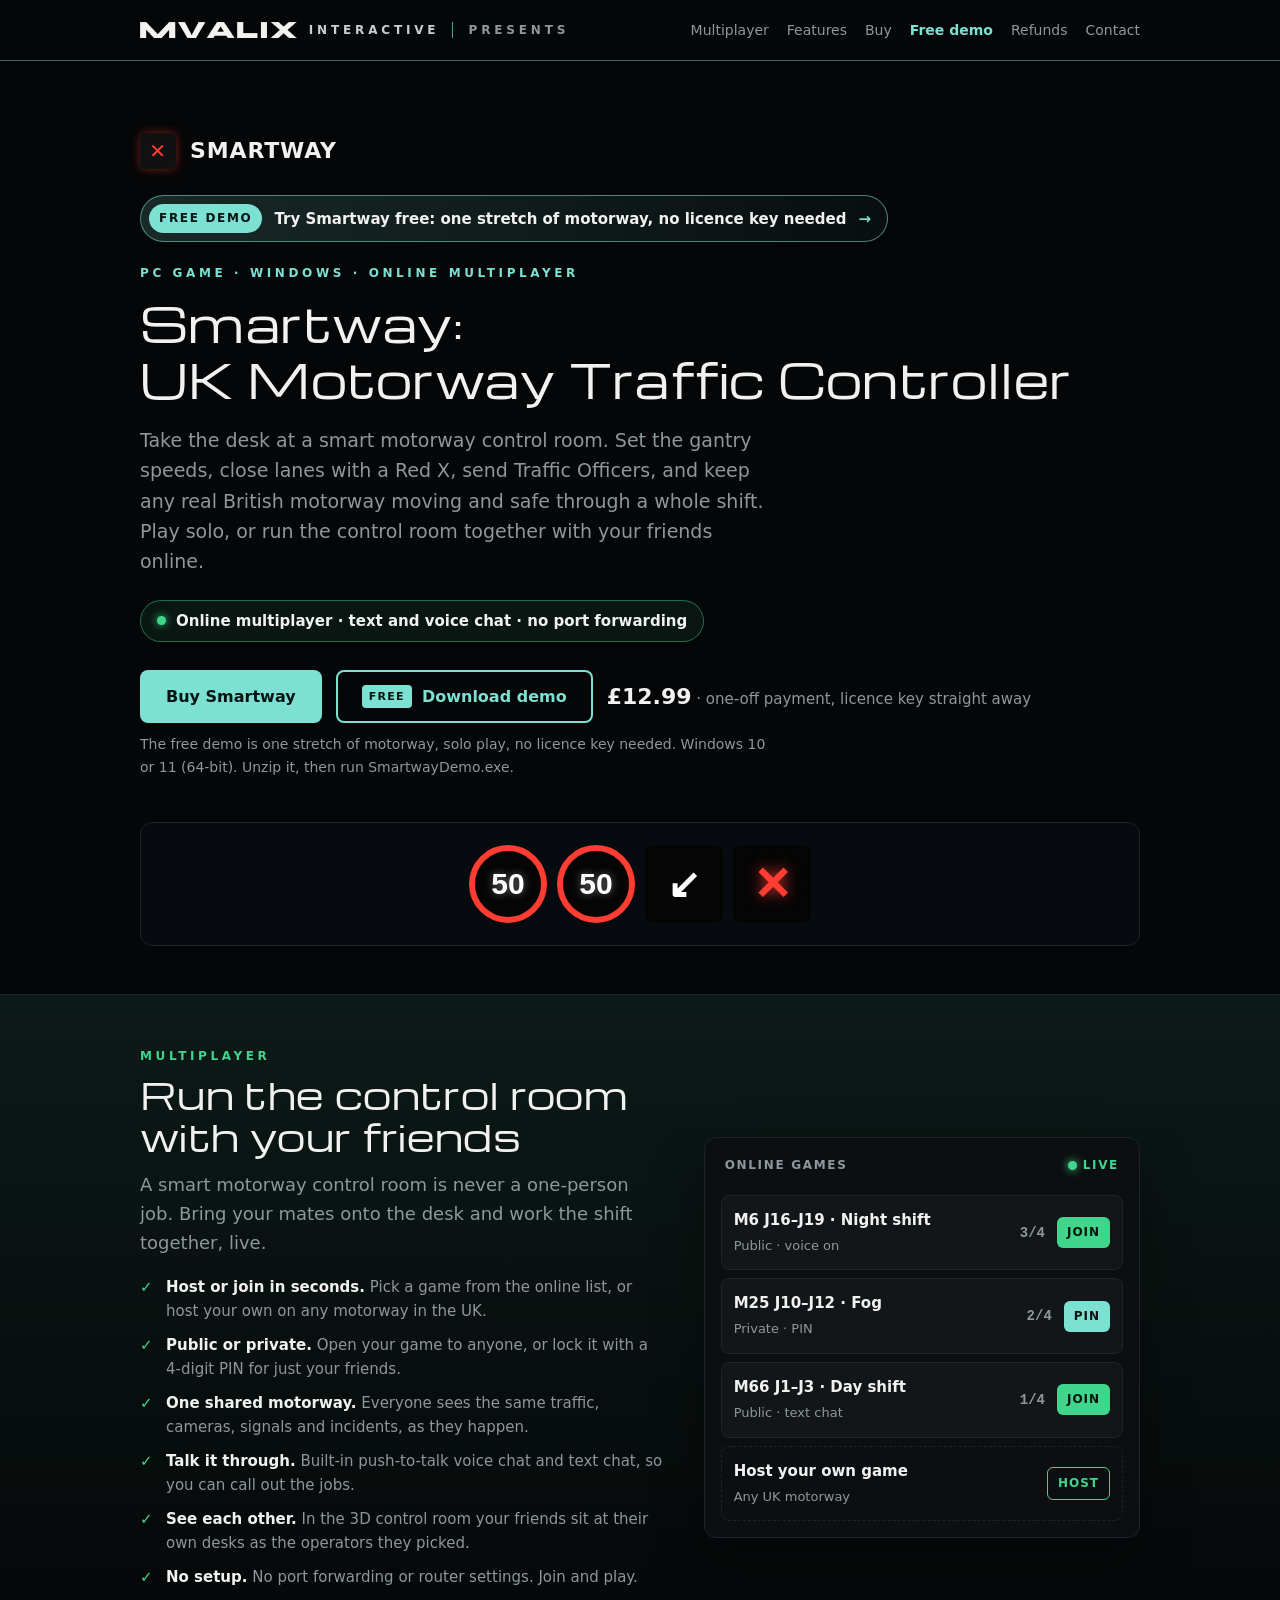
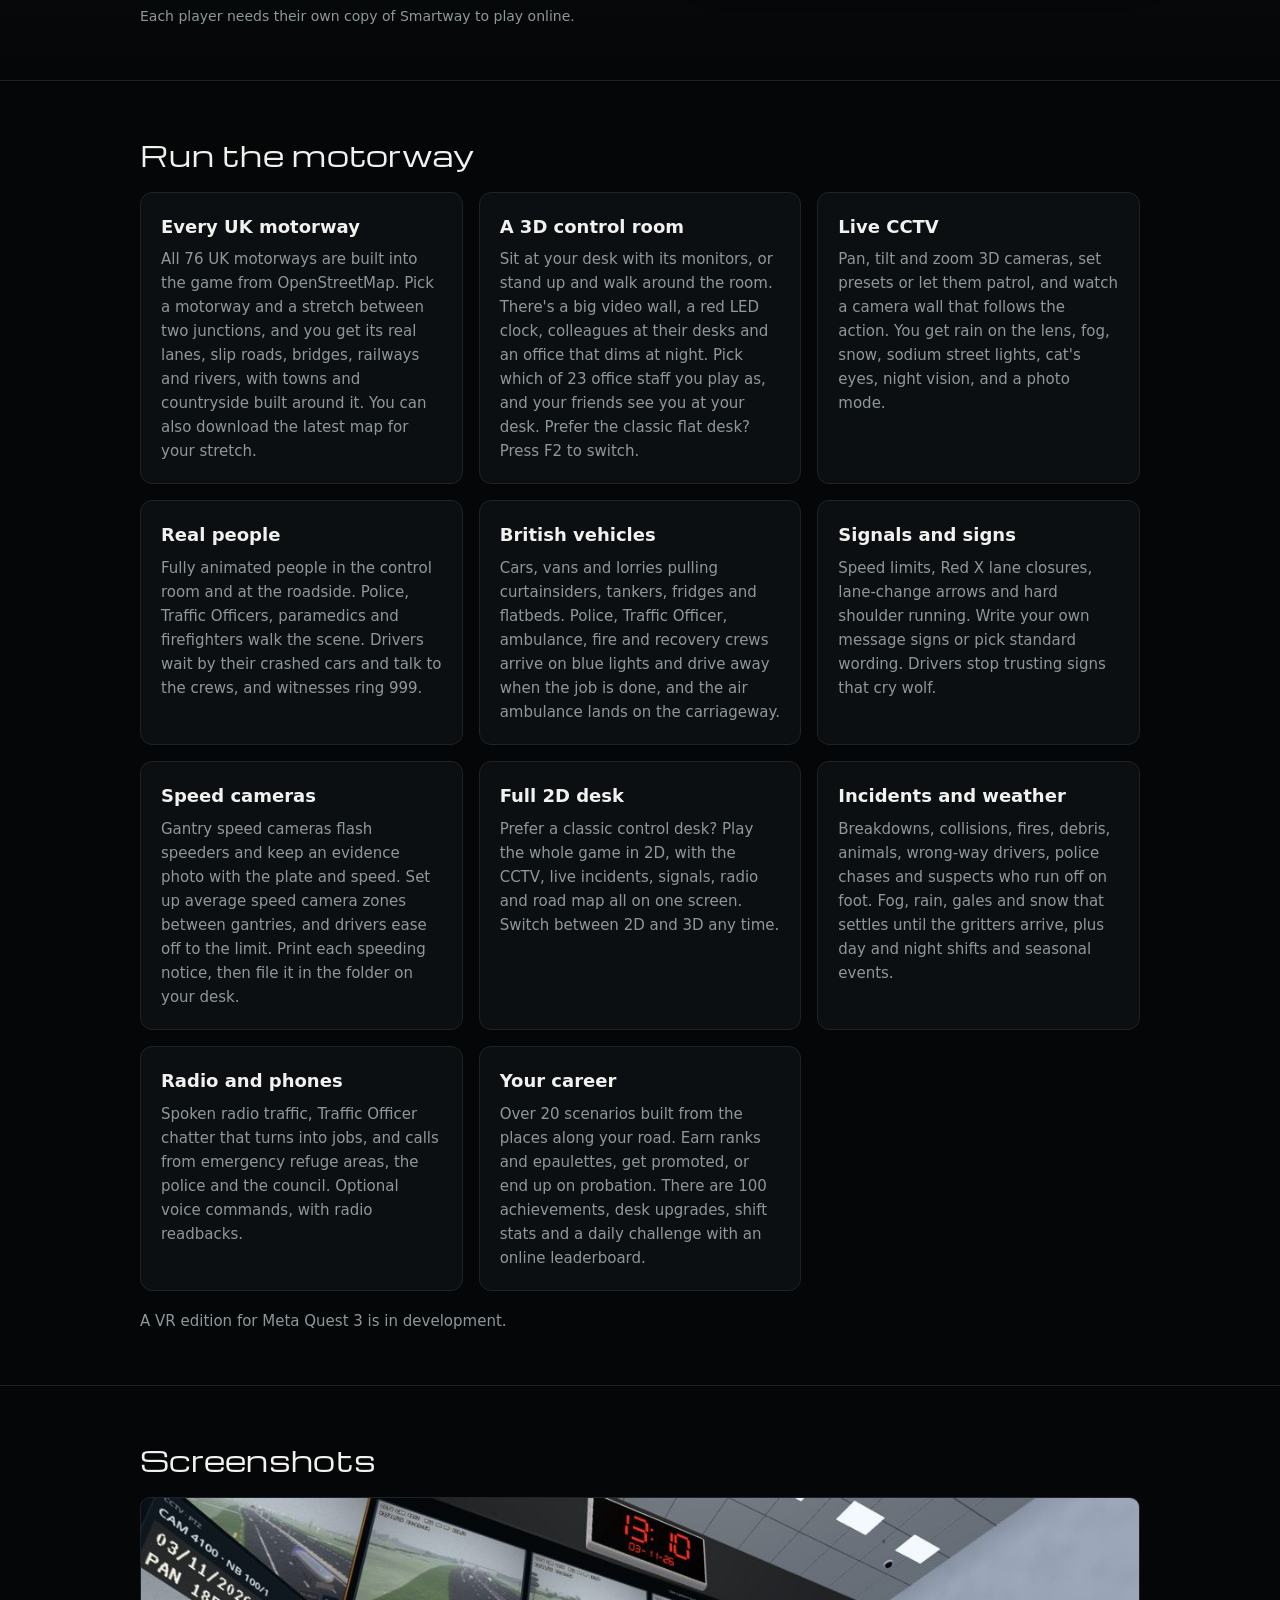
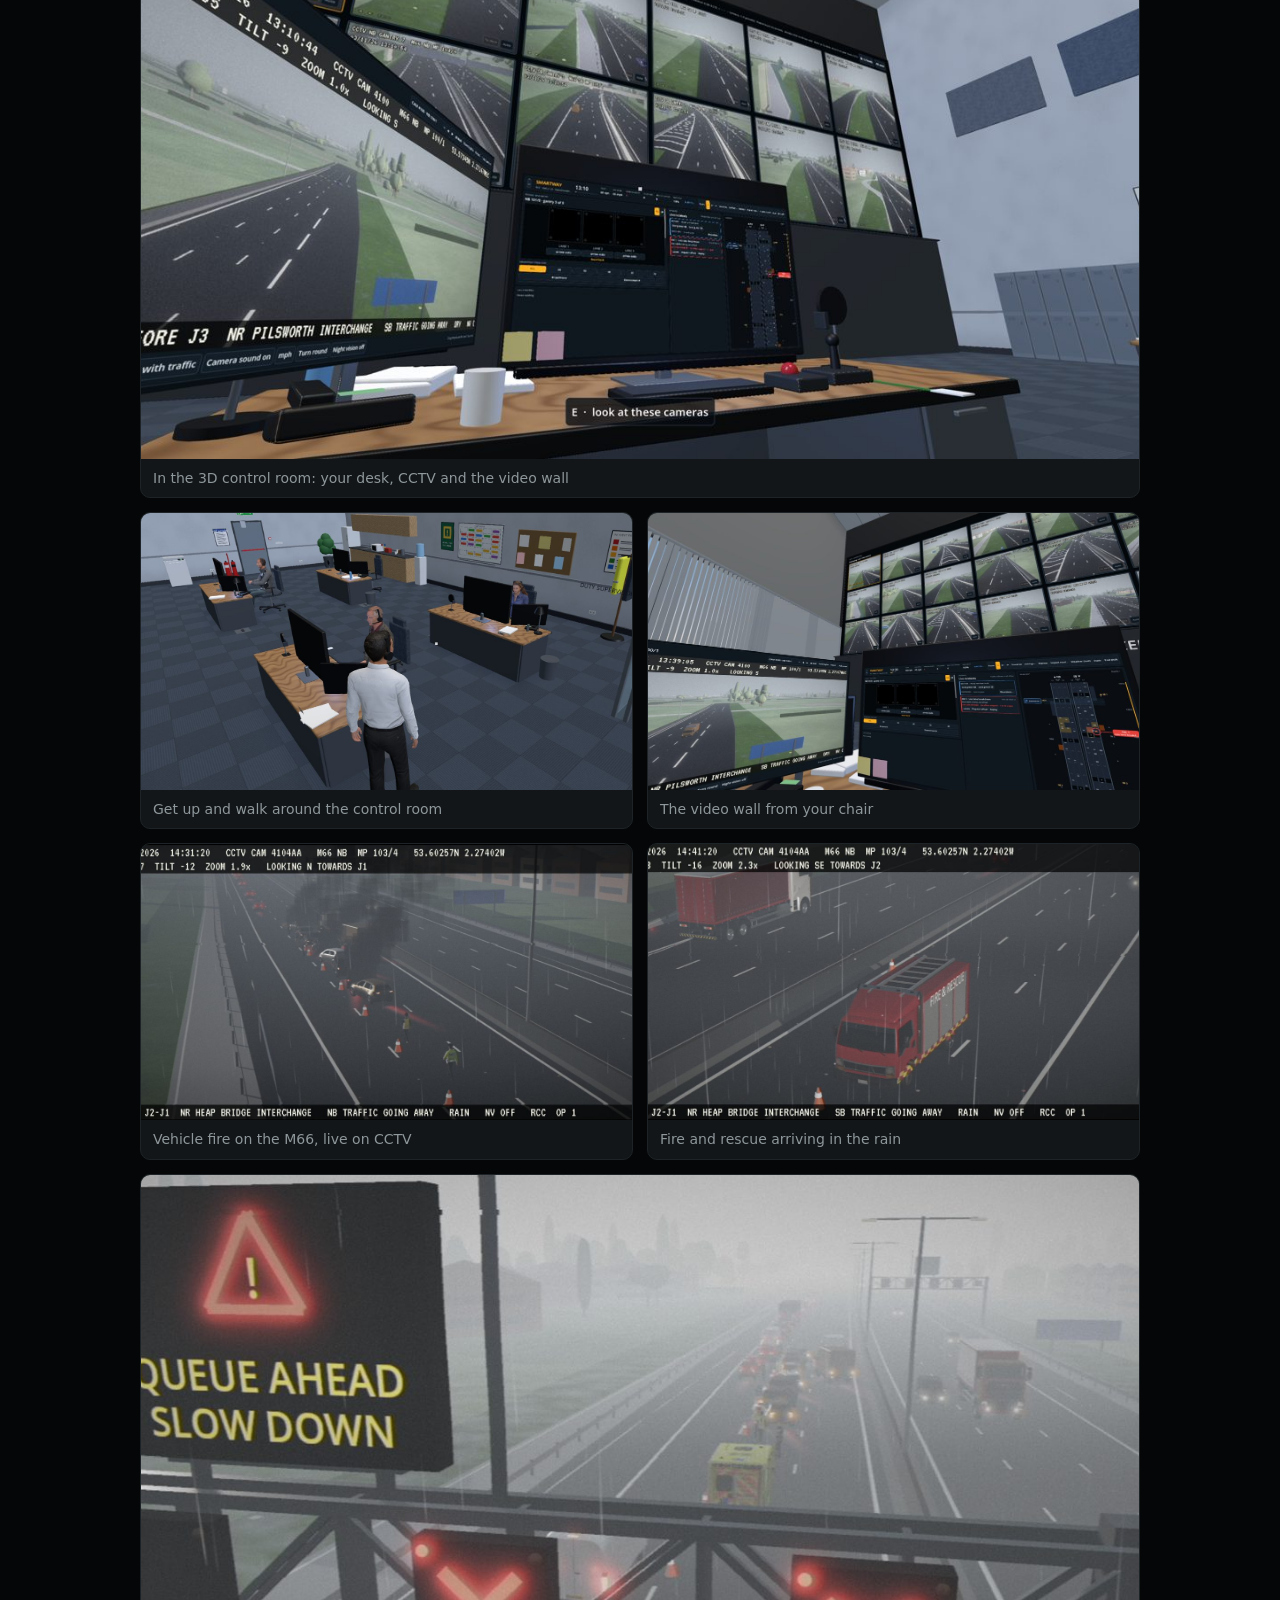
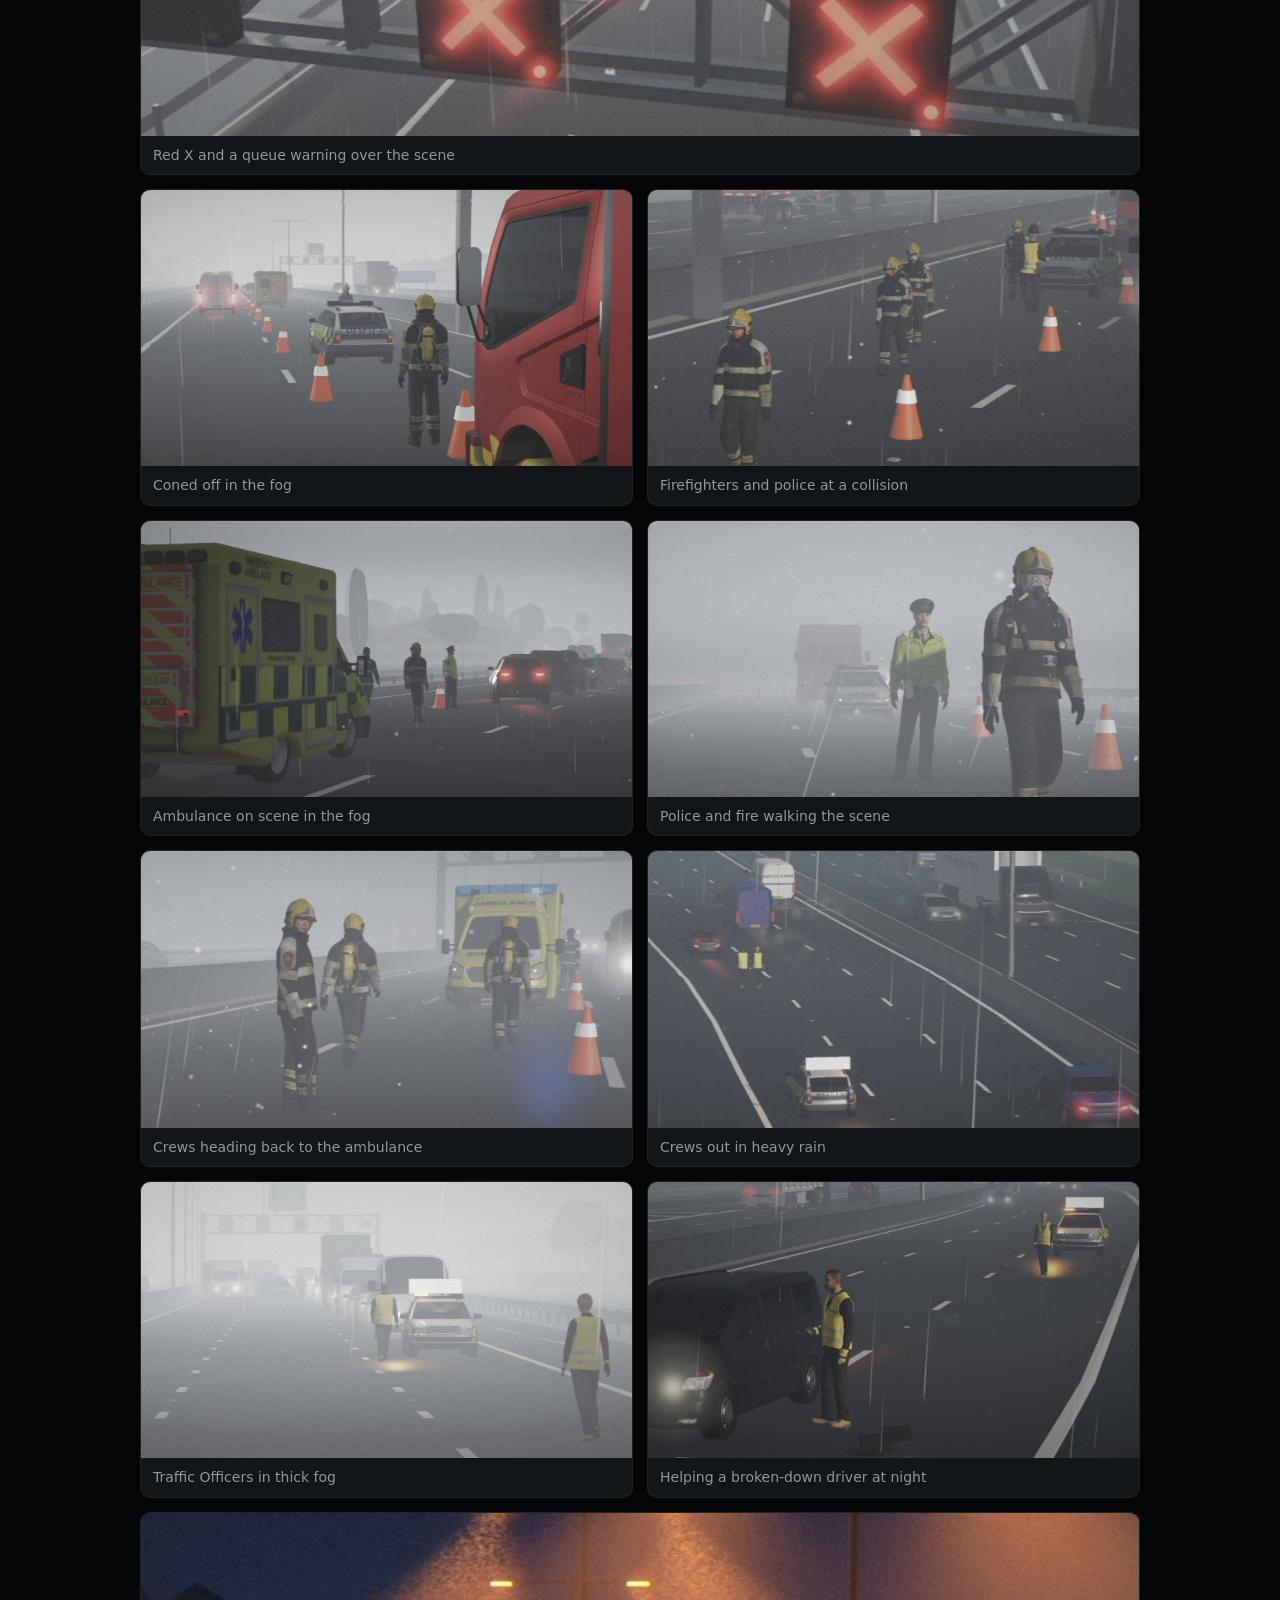
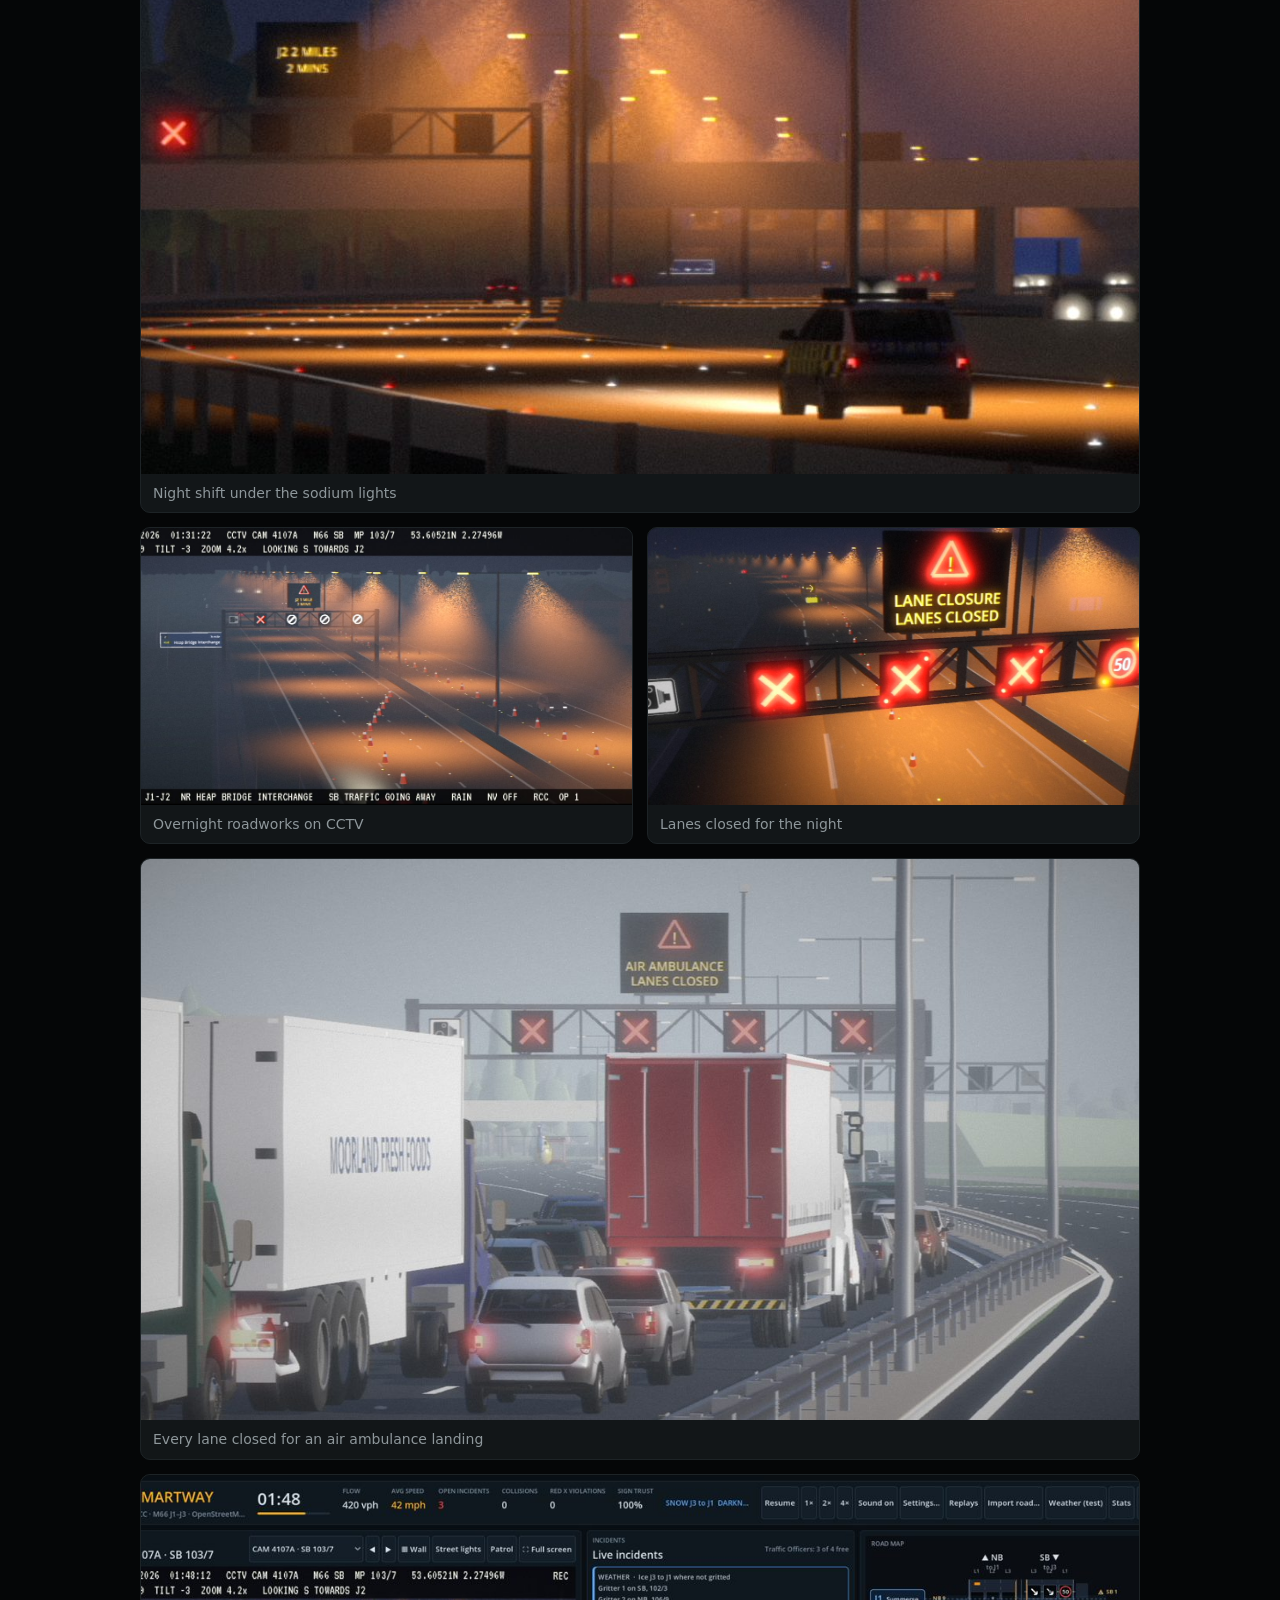
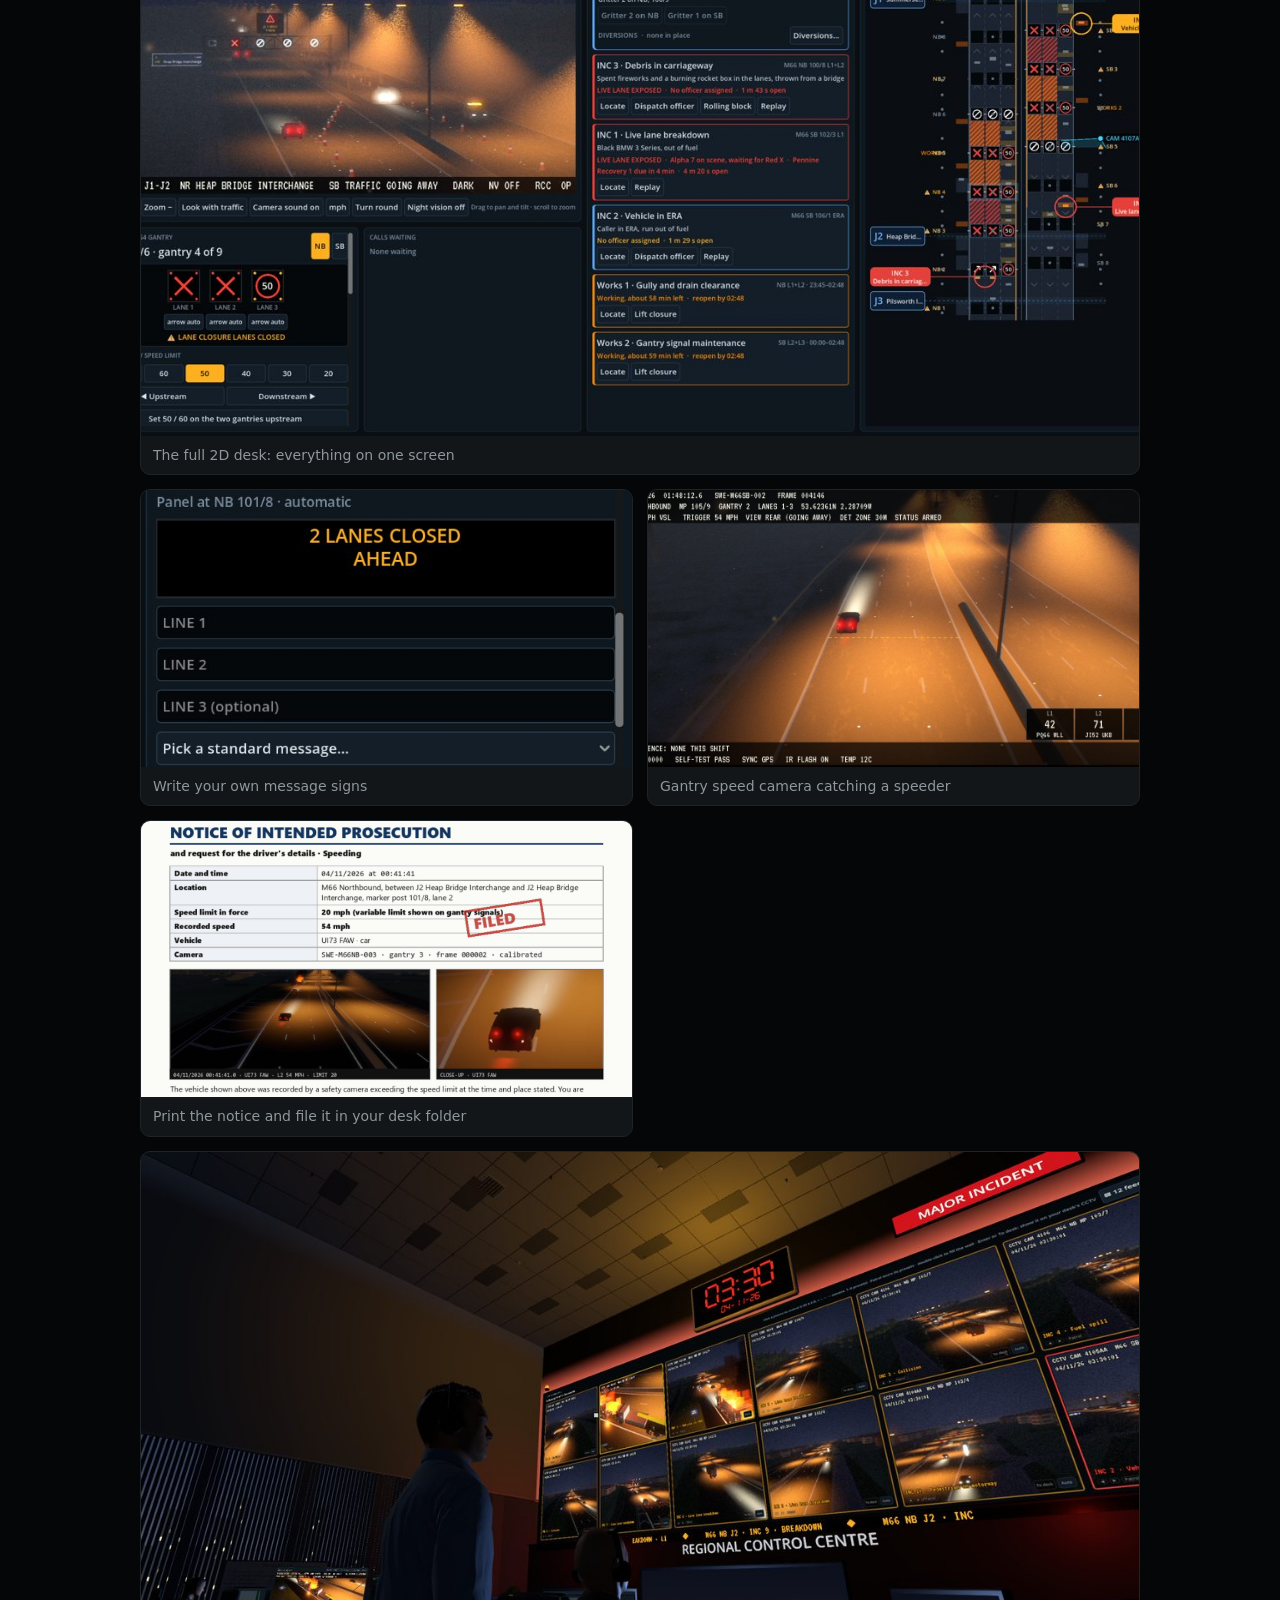
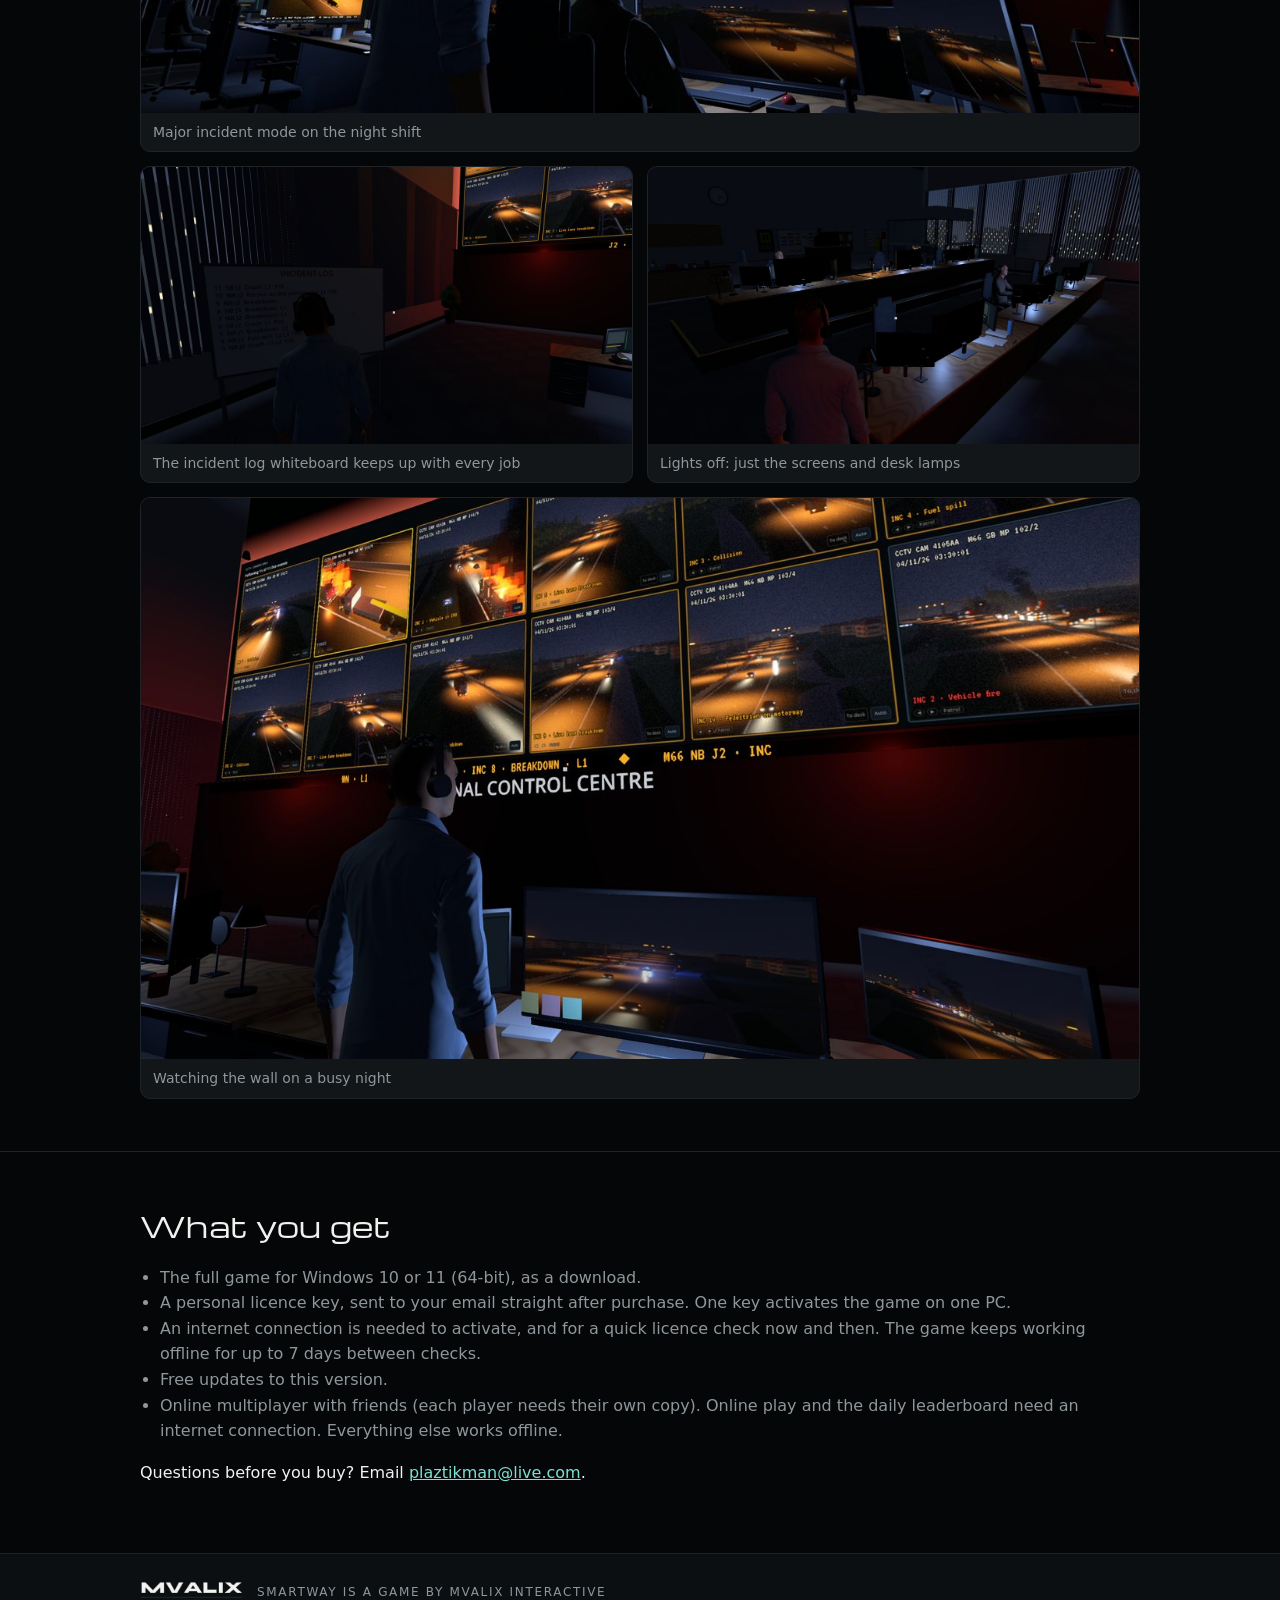
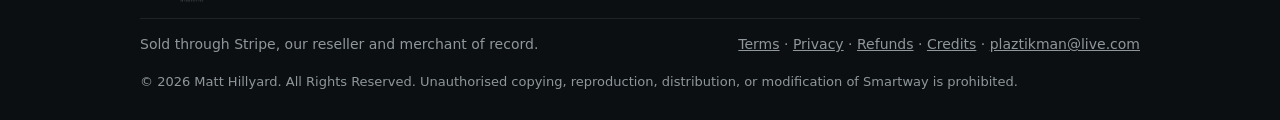
<file: index.html>
<!doctype html>
<html lang="en-GB">
<head>
<meta charset="utf-8">
<meta name="viewport" content="width=device-width, initial-scale=1">
<title>Smartway: UK Motorway Traffic Controller</title>
<meta name="description" content="Smartway: UK Motorway Traffic Controller. Run a smart motorway control room desk on your own or with friends in online multiplayer: set speeds, close lanes, send Traffic Officers and keep the network safe.">
<link rel="preconnect" href="https://fonts.googleapis.com">
<link rel="preconnect" href="https://fonts.gstatic.com" crossorigin>
<link href="https://fonts.googleapis.com/css2?family=Michroma&display=swap" rel="stylesheet">
<link rel="stylesheet" href="style.css?v=4">
</head>
<body>
<header class="top"><div class="wrap">
  <a class="studio-head" href="https://www.mvalix.com/" aria-label="MVALIX Interactive presents"><img src="img/mvalix-wordmark.png" alt="" width="1029" height="105"><span class="sub">Interactive</span><span class="rule"></span><span class="pres">Presents</span></a>
  <nav><a href="index.html#multiplayer">Multiplayer</a><a href="index.html#features">Features</a><a href="index.html#buy">Buy</a><a class="nav-demo" href="index.html#demo">Free demo</a><a href="refunds.html">Refunds</a><a href="mailto:plaztikman@live.com">Contact</a></nav>
</div></header>
<main>
<div class="wrap hero">
  <a class="brand hero-brand" href="index.html"><span class="x">✕</span> SMARTWAY</a>
  <a class="demo-flag" href="#demo"><span class="tag">Free demo</span><span>Try Smartway free: one stretch of motorway, no licence key needed</span><span class="arrow">→</span></a>
  <div class="eyebrow">PC game · Windows · Online multiplayer</div>
  <h1>Smartway:<br>UK Motorway Traffic Controller</h1>
  <p class="lead">Take the desk at a smart motorway control room. Set the gantry speeds, close lanes with a Red X, send Traffic Officers, and keep any real British motorway moving and safe through a whole shift. Play solo, or run the control room together with your friends online.</p>
  <a class="mp-pill" href="#multiplayer"><span class="dot"></span> Online multiplayer · text and voice chat · no port forwarding</a>
  <div class="cta" id="buy">
    <a class="btn" id="buy-button" href="mailto:plaztikman@live.com?subject=Buying%20Smartway">Buy Smartway</a>
    <a class="btn btn-ghost btn-demo" id="demo" href="https://smartway-shop.plaztikman.workers.dev/demo"><span class="free">FREE</span> Download demo</a>
    <span class="price"><b>£12.99</b> · one-off payment, licence key straight away</span>
  </div>
  <p class="demo-note">The free demo is one stretch of motorway, solo play, no licence key needed. Windows 10 or 11 (64-bit). Unzip it, then run SmartwayDemo.exe.</p>
  <div class="gantry" aria-hidden="true">
    <div class="aspect ring">50</div><div class="aspect ring">50</div><div class="aspect arrow">↙</div><div class="aspect red">✕</div>
  </div>
</div>

<section id="multiplayer" class="mp"><div class="wrap mp-grid">
  <div>
    <div class="eyebrow">Multiplayer</div>
    <h2>Run the control room with your friends</h2>
    <p class="mp-lead">A smart motorway control room is never a one-person job. Bring your mates onto the desk and work the shift together, live.</p>
    <ul class="mp-list">
      <li><b>Host or join in seconds.</b> Pick a game from the online list, or host your own on any motorway in the UK.</li>
      <li><b>Public or private.</b> Open your game to anyone, or lock it with a 4-digit PIN for just your friends.</li>
      <li><b>One shared motorway.</b> Everyone sees the same traffic, cameras, signals and incidents, as they happen.</li>
      <li><b>Talk it through.</b> Built-in push-to-talk voice chat and text chat, so you can call out the jobs.</li>
      <li><b>See each other.</b> In the 3D control room your friends sit at their own desks as the operators they picked.</li>
      <li><b>No setup.</b> No port forwarding or router settings. Join and play.</li>
    </ul>
    <p class="mp-note">Each player needs their own copy of Smartway to play online.</p>
  </div>
  <div class="lobby" aria-hidden="true">
    <div class="lobby-head"><span>ONLINE GAMES</span><span class="live"><span class="dot"></span> LIVE</span></div>
    <div class="room"><div><b>M6 J16–J19 · Night shift</b><small>Public · voice on</small></div><span class="seats">3/4</span><span class="join">JOIN</span></div>
    <div class="room"><div><b>M25 J10–J12 · Fog</b><small>Private · PIN</small></div><span class="seats">2/4</span><span class="join lock">PIN</span></div>
    <div class="room"><div><b>M66 J1–J3 · Day shift</b><small>Public · text chat</small></div><span class="seats">1/4</span><span class="join">JOIN</span></div>
    <div class="room host"><div><b>Host your own game</b><small>Any UK motorway</small></div><span class="join">HOST</span></div>
  </div>
</div></section>

<section id="features"><div class="wrap">
  <h2>Run the motorway</h2>
  <div class="grid">
    <div class="card"><h3>Every UK motorway</h3><p>All 76 UK motorways are built into the game from OpenStreetMap. Pick a motorway and a stretch between two junctions, and you get its real lanes, slip roads, bridges, railways and rivers, with towns and countryside built around it. You can also download the latest map for your stretch.</p></div>
    <div class="card"><h3>A 3D control room</h3><p>Sit at your desk with its monitors, or stand up and walk around the room. There's a big video wall, a red LED clock, colleagues at their desks and an office that dims at night. Pick which of 23 office staff you play as, and your friends see you at your desk. Prefer the classic flat desk? Press F2 to switch.</p></div>
    <div class="card"><h3>Live CCTV</h3><p>Pan, tilt and zoom 3D cameras, set presets or let them patrol, and watch a camera wall that follows the action. You get rain on the lens, fog, snow, sodium street lights, cat's eyes, night vision, and a photo mode.</p></div>
    <div class="card"><h3>Real people</h3><p>Fully animated people in the control room and at the roadside. Police, Traffic Officers, paramedics and firefighters walk the scene. Drivers wait by their crashed cars and talk to the crews, and witnesses ring 999.</p></div>
    <div class="card"><h3>British vehicles</h3><p>Cars, vans and lorries pulling curtainsiders, tankers, fridges and flatbeds. Police, Traffic Officer, ambulance, fire and recovery crews arrive on blue lights and drive away when the job is done, and the air ambulance lands on the carriageway.</p></div>
    <div class="card"><h3>Signals and signs</h3><p>Speed limits, Red X lane closures, lane-change arrows and hard shoulder running. Write your own message signs or pick standard wording. Drivers stop trusting signs that cry wolf.</p></div>
    <div class="card"><h3>Speed cameras</h3><p>Gantry speed cameras flash speeders and keep an evidence photo with the plate and speed. Set up average speed camera zones between gantries, and drivers ease off to the limit. Print each speeding notice, then file it in the folder on your desk.</p></div>
    <div class="card"><h3>Full 2D desk</h3><p>Prefer a classic control desk? Play the whole game in 2D, with the CCTV, live incidents, signals, radio and road map all on one screen. Switch between 2D and 3D any time.</p></div>
    <div class="card"><h3>Incidents and weather</h3><p>Breakdowns, collisions, fires, debris, animals, wrong-way drivers, police chases and suspects who run off on foot. Fog, rain, gales and snow that settles until the gritters arrive, plus day and night shifts and seasonal events.</p></div>
    <div class="card"><h3>Radio and phones</h3><p>Spoken radio traffic, Traffic Officer chatter that turns into jobs, and calls from emergency refuge areas, the police and the council. Optional voice commands, with radio readbacks.</p></div>
    <div class="card"><h3>Your career</h3><p>Over 20 scenarios built from the places along your road. Earn ranks and epaulettes, get promoted, or end up on probation. There are 100 achievements, desk upgrades, shift stats and a daily challenge with an online leaderboard.</p></div>
  </div>
  <p class="soon">A VR edition for Meta Quest 3 is in development.</p>
</div></section>

<section><div class="wrap">
  <h2>Screenshots</h2>
  <div class="shots">
    <figure class="shot wide"><a href="shots/full/shot01.jpg" class="zoom"><img src="shots/shot01.jpg" alt="Your desk in the 3D control room, with the CCTV monitor and the video wall" loading="lazy"></a><figcaption>In the 3D control room: your desk, CCTV and the video wall</figcaption></figure>
    <figure class="shot"><a href="shots/full/shot02.jpg" class="zoom"><img src="shots/shot02.jpg" alt="Walking around the control room while colleagues work at their desks" loading="lazy"></a><figcaption>Get up and walk around the control room</figcaption></figure>
    <figure class="shot"><a href="shots/full/shot03.jpg" class="zoom"><img src="shots/shot03.jpg" alt="The video wall and desk screens seen from the chair" loading="lazy"></a><figcaption>The video wall from your chair</figcaption></figure>
    <figure class="shot"><a href="shots/full/shot05.jpg" class="zoom"><img src="shots/shot05.jpg" alt="CCTV view of a vehicle fire on the M66 with a queue building and crews on foot" loading="lazy"></a><figcaption>Vehicle fire on the M66, live on CCTV</figcaption></figure>
    <figure class="shot"><a href="shots/full/shot06.jpg" class="zoom"><img src="shots/shot06.jpg" alt="CCTV view of a fire engine arriving on blue lights in the rain" loading="lazy"></a><figcaption>Fire and rescue arriving in the rain</figcaption></figure>
    <figure class="shot wide"><a href="shots/full/shot12.jpg" class="zoom"><img src="shots/shot12.jpg" alt="A gantry showing QUEUE AHEAD SLOW DOWN and Red X lane closures above a queue in the rain, with an ambulance in the traffic" loading="lazy"></a><figcaption>Red X and a queue warning over the scene</figcaption></figure>
    <figure class="shot"><a href="shots/full/shot11.jpg" class="zoom"><img src="shots/shot11.jpg" alt="A firefighter in breathing apparatus beside a fire engine and police car, cones out in the fog" loading="lazy"></a><figcaption>Coned off in the fog</figcaption></figure>
    <figure class="shot"><a href="shots/full/shot07.jpg" class="zoom"><img src="shots/shot07.jpg" alt="Firefighters and a police officer working at a collision behind cones" loading="lazy"></a><figcaption>Firefighters and police at a collision</figcaption></figure>
    <figure class="shot"><a href="shots/full/shot08.jpg" class="zoom"><img src="shots/shot08.jpg" alt="An ambulance at the scene with crews and a police officer in fog" loading="lazy"></a><figcaption>Ambulance on scene in the fog</figcaption></figure>
    <figure class="shot"><a href="shots/full/shot09.jpg" class="zoom"><img src="shots/shot09.jpg" alt="A police officer and a firefighter in breathing apparatus walking the scene" loading="lazy"></a><figcaption>Police and fire walking the scene</figcaption></figure>
    <figure class="shot"><a href="shots/full/shot10.jpg" class="zoom"><img src="shots/shot10.jpg" alt="Firefighters walking back to the ambulance in thick fog" loading="lazy"></a><figcaption>Crews heading back to the ambulance</figcaption></figure>
    <figure class="shot"><a href="shots/full/shot04.jpg" class="zoom"><img src="shots/shot04.jpg" alt="Crews at a stopped vehicle in heavy rain" loading="lazy"></a><figcaption>Crews out in heavy rain</figcaption></figure>
    <figure class="shot"><a href="shots/full/shot13.jpg" class="zoom"><img src="shots/shot13.jpg" alt="Traffic Officers in hi-vis walking back from their patrol car in thick fog" loading="lazy"></a><figcaption>Traffic Officers in thick fog</figcaption></figure>
    <figure class="shot"><a href="shots/full/shot14.jpg" class="zoom"><img src="shots/shot14.jpg" alt="A Traffic Officer at a broken-down car at night, with the patrol car behind" loading="lazy"></a><figcaption>Helping a broken-down driver at night</figcaption></figure>
    <figure class="shot wide"><a href="shots/full/shot15.jpg" class="zoom"><img src="shots/shot15.jpg" alt="The motorway at night under orange street lights, with a Red X gantry and a journey time sign" loading="lazy"></a><figcaption>Night shift under the sodium lights</figcaption></figure>
    <figure class="shot"><a href="shots/full/shot16.jpg" class="zoom"><img src="shots/shot16.jpg" alt="CCTV view at night of overnight roadworks coned off under orange street lights, with the gantry showing lane closures" loading="lazy"></a><figcaption>Overnight roadworks on CCTV</figcaption></figure>
    <figure class="shot"><a href="shots/full/shot17.jpg" class="zoom"><img src="shots/shot17.jpg" alt="A gantry at night showing Red X over three lanes, a 50 limit and LANE CLOSURE LANES CLOSED" loading="lazy"></a><figcaption>Lanes closed for the night</figcaption></figure>
    <figure class="shot wide"><a href="shots/full/shot26.jpg" class="zoom"><img src="shots/shot26.jpg" alt="Traffic queuing under a gantry with Red X over every lane and AIR AMBULANCE LANES CLOSED, with the air ambulance landed on the carriageway ahead" loading="lazy"></a><figcaption>Every lane closed for an air ambulance landing</figcaption></figure>
    <figure class="shot wide"><a href="shots/full/shot18.jpg" class="zoom"><img src="shots/shot18.jpg" alt="The full 2D desk at night: CCTV, gantry signals, live incidents and the road map on one screen" loading="lazy"></a><figcaption>The full 2D desk: everything on one screen</figcaption></figure>
    <figure class="shot"><a href="shots/full/shot19.jpg" class="zoom"><img src="shots/shot19.jpg" alt="The text sign editor showing 2 LANES CLOSED AHEAD" loading="lazy"></a><figcaption>Write your own message signs</figcaption></figure>
    <figure class="shot"><a href="shots/full/shot20.jpg" class="zoom"><img src="shots/shot20.jpg" alt="Gantry speed camera view at night with lane speeds and number plates" loading="lazy"></a><figcaption>Gantry speed camera catching a speeder</figcaption></figure>
    <figure class="shot"><a href="shots/full/shot25.jpg" class="zoom"><img src="shots/shot25.jpg" alt="A printed in-game speeding notice with the camera photos, recorded speed and a FILED stamp" loading="lazy"></a><figcaption>Print the notice and file it in your desk folder</figcaption></figure>
    <figure class="shot wide"><a href="shots/full/shot21.jpg" class="zoom"><img src="shots/shot21.jpg" alt="The 3D control room at night in major incident mode: red glow, MAJOR INCIDENT sign, LED clock at 03:30 and the video wall showing a vehicle fire" loading="lazy"></a><figcaption>Major incident mode on the night shift</figcaption></figure>
    <figure class="shot"><a href="shots/full/shot22.jpg" class="zoom"><img src="shots/shot22.jpg" alt="An operator in a headset beside the incident log whiteboard listing live jobs" loading="lazy"></a><figcaption>The incident log whiteboard keeps up with every job</figcaption></figure>
    <figure class="shot"><a href="shots/full/shot23.jpg" class="zoom"><img src="shots/shot23.jpg" alt="The control room with the lights switched off at night, lit by desk lamps and screens, colleagues at their consoles" loading="lazy"></a><figcaption>Lights off: just the screens and desk lamps</figcaption></figure>
    <figure class="shot wide"><a href="shots/full/shot24.jpg" class="zoom"><img src="shots/shot24.jpg" alt="An operator in a headset standing at the desk, looking up at the video wall of night CCTV feeds with a vehicle fire, a pedestrian and breakdowns, and the LED ticker below" loading="lazy"></a><figcaption>Watching the wall on a busy night</figcaption></figure>
  </div>
</div></section>

<section><div class="wrap">
  <h2>What you get</h2>
  <ul class="specs">
    <li>The full game for Windows 10 or 11 (64-bit), as a download.</li>
    <li>A personal licence key, sent to your email straight after purchase. One key activates the game on one PC.</li>
    <li>An internet connection is needed to activate, and for a quick licence check now and then. The game keeps working offline for up to 7 days between checks.</li>
    <li>Free updates to this version.</li>
    <li>Online multiplayer with friends (each player needs their own copy). Online play and the daily leaderboard need an internet connection. Everything else works offline.</li>
  </ul>
  <p>Questions before you buy? Email <a href="mailto:plaztikman@live.com">plaztikman@live.com</a>.</p>
</div></section>
</main>
<footer><div class="wrap">
  <a class="studio-foot" href="https://www.mvalix.com/"><img src="img/mvalix-logo.png" alt="MVALIX Interactive" width="1056" height="205"><span>Smartway is a game by MVALIX Interactive</span></a>
  <span>Sold through Stripe, our reseller and merchant of record.</span>
  <span><a href="terms.html">Terms</a> · <a href="privacy.html">Privacy</a> · <a href="refunds.html">Refunds</a> · <a href="credits.html">Credits</a> · <a href="mailto:plaztikman@live.com">plaztikman@live.com</a></span>
  <p class="rights">© 2026 Matt Hillyard. All Rights Reserved. Unauthorised copying, reproduction, distribution, or modification of Smartway is prohibited.</p>
</div></footer>
<script src="shop.js"></script>
<script>if (SHOP.paymentLink) document.getElementById("buy-button").href = SHOP.paymentLink;
if (SHOP.demo) document.getElementById("demo").href = SHOP.demo;</script>
<div id="viewer" hidden><button type="button" aria-label="Close">&times;</button><img alt=""></div>
<script>
(function(){var v=document.getElementById('viewer'),im=v.querySelector('img');
function close(){v.hidden=true;im.src='';}
document.querySelectorAll('a.zoom').forEach(function(a){a.addEventListener('click',function(e){e.preventDefault();im.src=a.href;im.alt=a.querySelector('img').alt;v.hidden=false;});});
v.addEventListener('click',close);document.addEventListener('keydown',function(e){if(e.key==='Escape')close();});})();
</script>
</body>
</html>
</file>
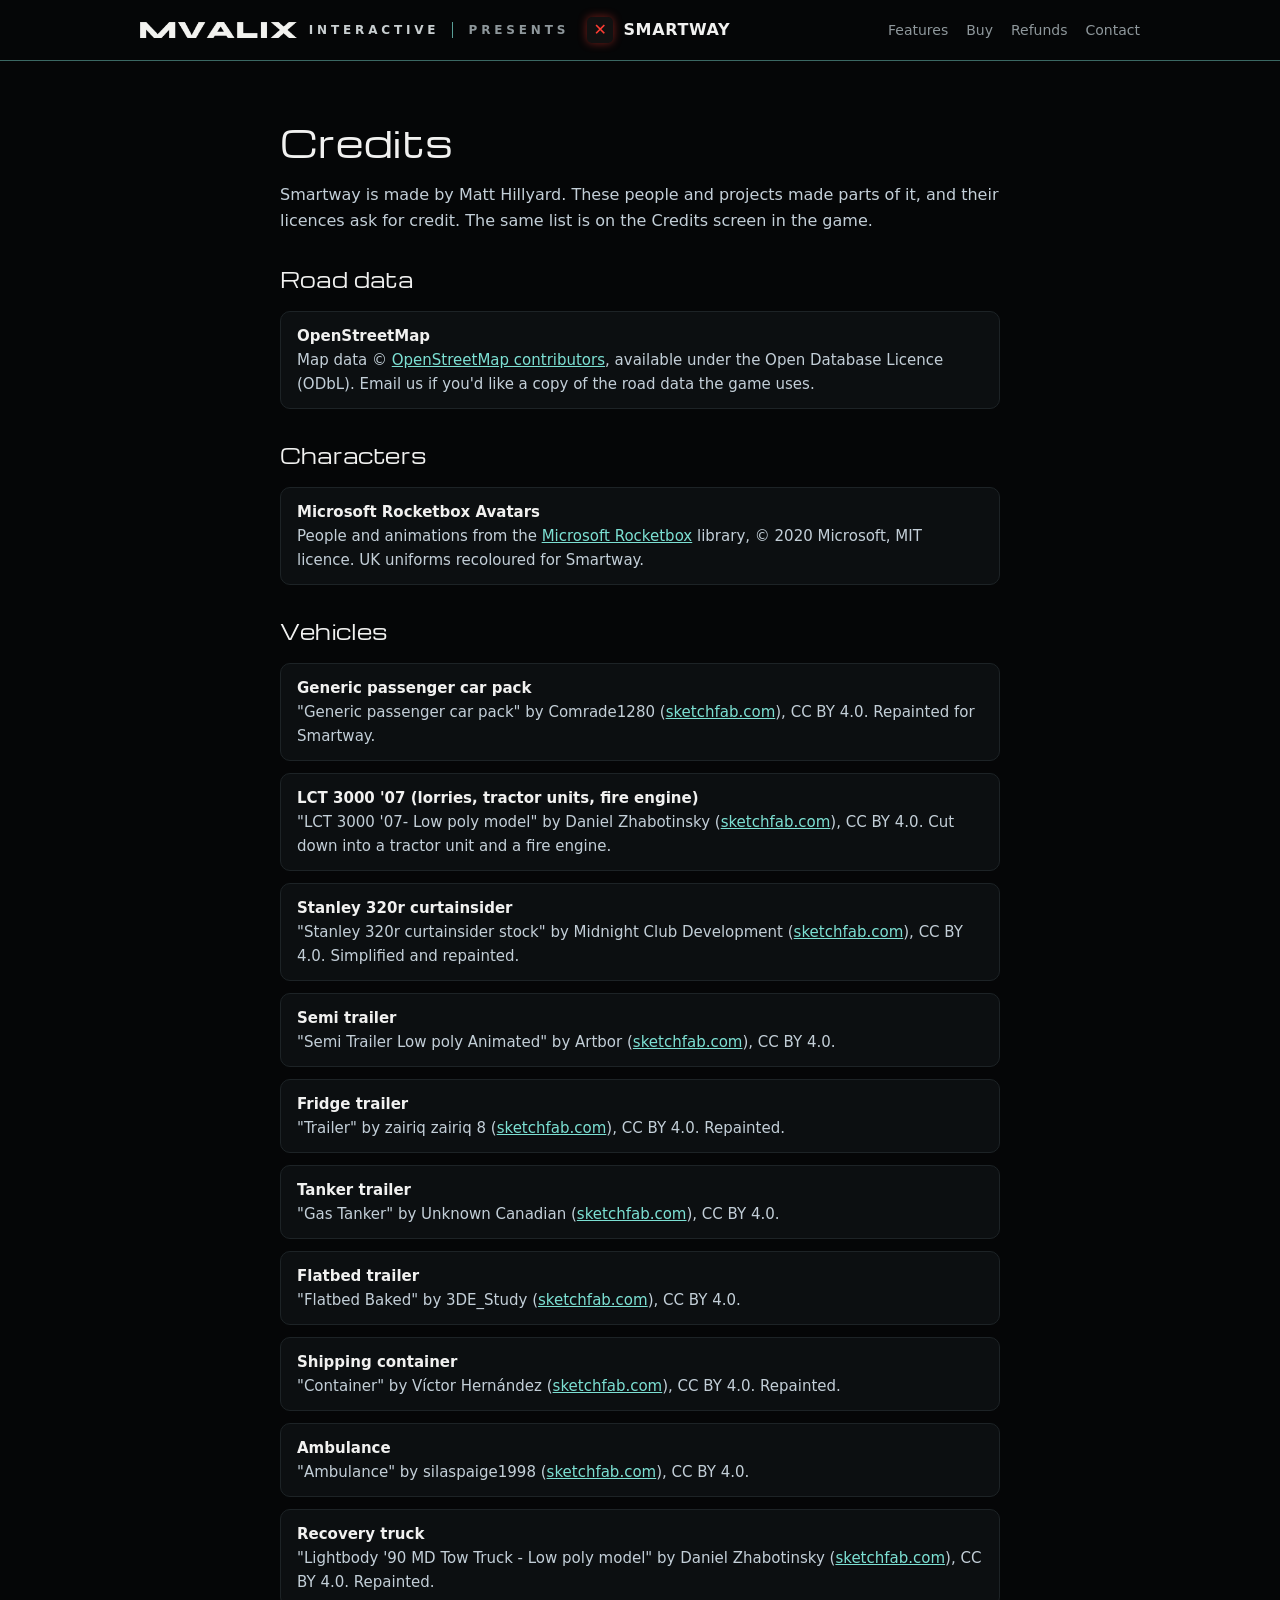
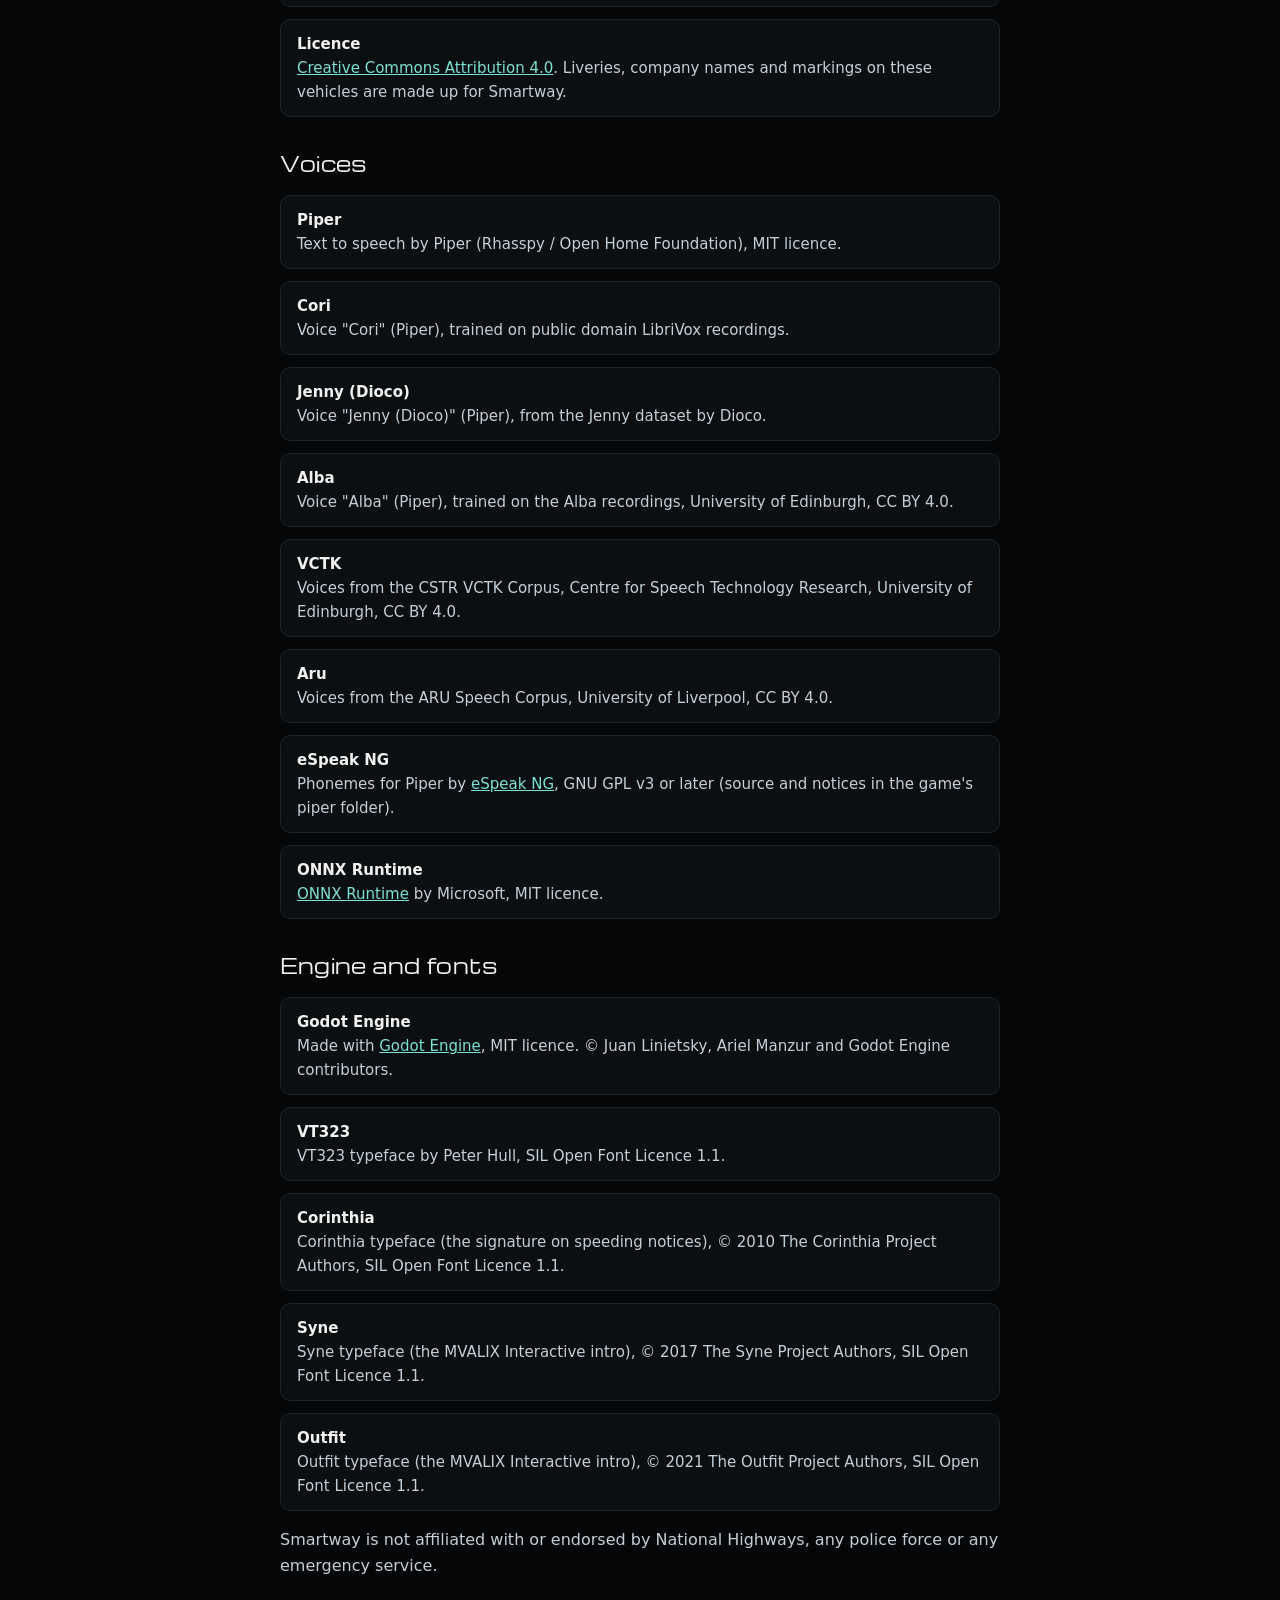
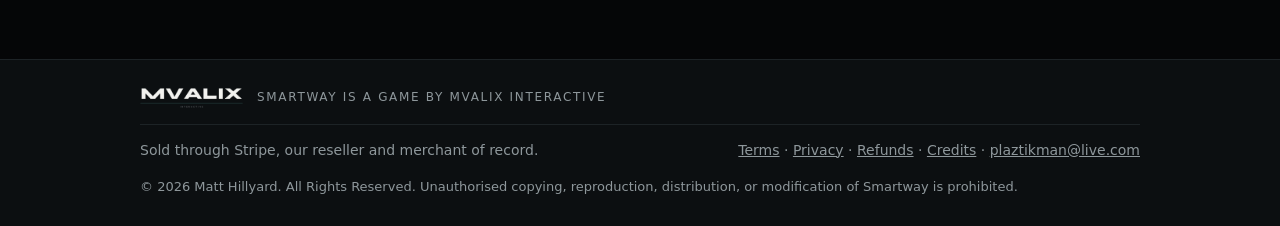
<file: credits.html>
<!doctype html>
<html lang="en-GB">
<head>
<meta charset="utf-8">
<meta name="viewport" content="width=device-width, initial-scale=1">
<title>Credits · Smartway</title>
<meta name="description" content="Smartway: UK Motorway Traffic Controller. Run a smart motorway control room desk: set speeds, close lanes, send Traffic Officers and keep the network safe.">
<link rel="preconnect" href="https://fonts.googleapis.com">
<link rel="preconnect" href="https://fonts.gstatic.com" crossorigin>
<link href="https://fonts.googleapis.com/css2?family=Michroma&display=swap" rel="stylesheet">
<link rel="stylesheet" href="style.css?v=4">
</head>
<body>
<header class="top"><div class="wrap">
  <span class="studio-line"><a class="studio-head" href="https://www.mvalix.com/" aria-label="MVALIX Interactive presents"><img src="img/mvalix-wordmark.png" alt="" width="1029" height="105"><span class="sub">Interactive</span><span class="rule"></span><span class="pres">Presents</span></a><a class="brand" href="index.html"><span class="x">✕</span> SMARTWAY</a></span>
  <nav><a href="index.html#features">Features</a><a href="index.html#buy">Buy</a><a href="refunds.html">Refunds</a><a href="mailto:plaztikman@live.com">Contact</a></nav>
</div></header>
<main class="wrap legal">
<h1>Credits</h1>
<p>Smartway is made by Matt Hillyard. These people and projects made parts of it, and their licences ask for credit. The same list is on the Credits screen in the game.</p>
<h2>Road data</h2>
<ul class="credits">
<li><b>OpenStreetMap</b><br>Map data © <a href="https://www.openstreetmap.org/copyright">OpenStreetMap contributors</a>, available under the Open Database Licence (ODbL). Email us if you'd like a copy of the road data the game uses.</li>
</ul>
<h2>Characters</h2>
<ul class="credits">
<li><b>Microsoft Rocketbox Avatars</b><br>People and animations from the <a href="https://github.com/microsoft/Microsoft-Rocketbox">Microsoft Rocketbox</a> library, © 2020 Microsoft, MIT licence. UK uniforms recoloured for Smartway.</li>
</ul>
<h2>Vehicles</h2>
<ul class="credits">
<li><b>Generic passenger car pack</b><br>"Generic passenger car pack" by Comrade1280 (<a href="https://sketchfab.com/3d-models/20f9af9b8a404d5cb022ac6fe87f21f5">sketchfab.com</a>), CC BY 4.0. Repainted for Smartway.</li>
<li><b>LCT 3000 '07 (lorries, tractor units, fire engine)</b><br>"LCT 3000 '07- Low poly model" by Daniel Zhabotinsky (<a href="https://sketchfab.com/3d-models/3be03b6a43aa41898c9ca806b8787052">sketchfab.com</a>), CC BY 4.0. Cut down into a tractor unit and a fire engine.</li>
<li><b>Stanley 320r curtainsider</b><br>"Stanley 320r curtainsider stock" by Midnight Club Development (<a href="https://sketchfab.com/3d-models/8ba887472832403f84b609c2b87da3dd">sketchfab.com</a>), CC BY 4.0. Simplified and repainted.</li>
<li><b>Semi trailer</b><br>"Semi Trailer Low poly Animated" by Artbor (<a href="https://sketchfab.com/3d-models/c40a3fb85f1c4d28a4c6c23710819c14">sketchfab.com</a>), CC BY 4.0.</li>
<li><b>Fridge trailer</b><br>"Trailer" by zairiq zairiq 8 (<a href="https://sketchfab.com/3d-models/9e81902a7d544a4db928fbb70b33473b">sketchfab.com</a>), CC BY 4.0. Repainted.</li>
<li><b>Tanker trailer</b><br>"Gas Tanker" by Unknown Canadian (<a href="https://sketchfab.com/3d-models/055c6431cdaa440f85e2ac588c4a5ea8">sketchfab.com</a>), CC BY 4.0.</li>
<li><b>Flatbed trailer</b><br>"Flatbed Baked" by 3DE_Study (<a href="https://sketchfab.com/3d-models/49e8e6d0fd27465392c687380759f171">sketchfab.com</a>), CC BY 4.0.</li>
<li><b>Shipping container</b><br>"Container" by Víctor Hernández (<a href="https://sketchfab.com/3d-models/866c91f06c394b1189d42bb479378cd6">sketchfab.com</a>), CC BY 4.0. Repainted.</li>
<li><b>Ambulance</b><br>"Ambulance" by silaspaige1998 (<a href="https://sketchfab.com/3d-models/41574a23a9ae4c9d990ffe672af6281e">sketchfab.com</a>), CC BY 4.0.</li>
<li><b>Recovery truck</b><br>"Lightbody '90 MD Tow Truck - Low poly model" by Daniel Zhabotinsky (<a href="https://sketchfab.com/3d-models/5cba208001c64e8ea164f89e4dde91e7">sketchfab.com</a>), CC BY 4.0. Repainted.</li>
<li><b>Licence</b><br><a href="https://creativecommons.org/licenses/by/4.0/">Creative Commons Attribution 4.0</a>. Liveries, company names and markings on these vehicles are made up for Smartway.</li>
</ul>
<h2>Voices</h2>
<ul class="credits">
<li><b>Piper</b><br>Text to speech by Piper (Rhasspy / Open Home Foundation), MIT licence.</li>
<li><b>Cori</b><br>Voice "Cori" (Piper), trained on public domain LibriVox recordings.</li>
<li><b>Jenny (Dioco)</b><br>Voice "Jenny (Dioco)" (Piper), from the Jenny dataset by Dioco.</li>
<li><b>Alba</b><br>Voice "Alba" (Piper), trained on the Alba recordings, University of Edinburgh, CC BY 4.0.</li>
<li><b>VCTK</b><br>Voices from the CSTR VCTK Corpus, Centre for Speech Technology Research, University of Edinburgh, CC BY 4.0.</li>
<li><b>Aru</b><br>Voices from the ARU Speech Corpus, University of Liverpool, CC BY 4.0.</li>
<li><b>eSpeak NG</b><br>Phonemes for Piper by <a href="https://github.com/espeak-ng/espeak-ng">eSpeak NG</a>, GNU GPL v3 or later (source and notices in the game's piper folder).</li>
<li><b>ONNX Runtime</b><br><a href="https://github.com/microsoft/onnxruntime">ONNX Runtime</a> by Microsoft, MIT licence.</li>
</ul>
<h2>Engine and fonts</h2>
<ul class="credits">
<li><b>Godot Engine</b><br>Made with <a href="https://godotengine.org/license">Godot Engine</a>, MIT licence. © Juan Linietsky, Ariel Manzur and Godot Engine contributors.</li>
<li><b>VT323</b><br>VT323 typeface by Peter Hull, SIL Open Font Licence 1.1.</li>
<li><b>Corinthia</b><br>Corinthia typeface (the signature on speeding notices), © 2010 The Corinthia Project Authors, SIL Open Font Licence 1.1.</li>
<li><b>Syne</b><br>Syne typeface (the MVALIX Interactive intro), © 2017 The Syne Project Authors, SIL Open Font Licence 1.1.</li>
<li><b>Outfit</b><br>Outfit typeface (the MVALIX Interactive intro), © 2021 The Outfit Project Authors, SIL Open Font Licence 1.1.</li>
</ul>
<p>Smartway is not affiliated with or endorsed by National Highways, any police force or any emergency service.</p>
</main>
<footer><div class="wrap">
  <a class="studio-foot" href="https://www.mvalix.com/"><img src="img/mvalix-logo.png" alt="MVALIX Interactive" width="1056" height="205"><span>Smartway is a game by MVALIX Interactive</span></a>
  <span>Sold through Stripe, our reseller and merchant of record.</span>
  <span><a href="terms.html">Terms</a> · <a href="privacy.html">Privacy</a> · <a href="refunds.html">Refunds</a> · <a href="credits.html">Credits</a> · <a href="mailto:plaztikman@live.com">plaztikman@live.com</a></span>
  <p class="rights">© 2026 Matt Hillyard. All Rights Reserved. Unauthorised copying, reproduction, distribution, or modification of Smartway is prohibited.</p>
</div></footer>
</body>
</html>
</file>
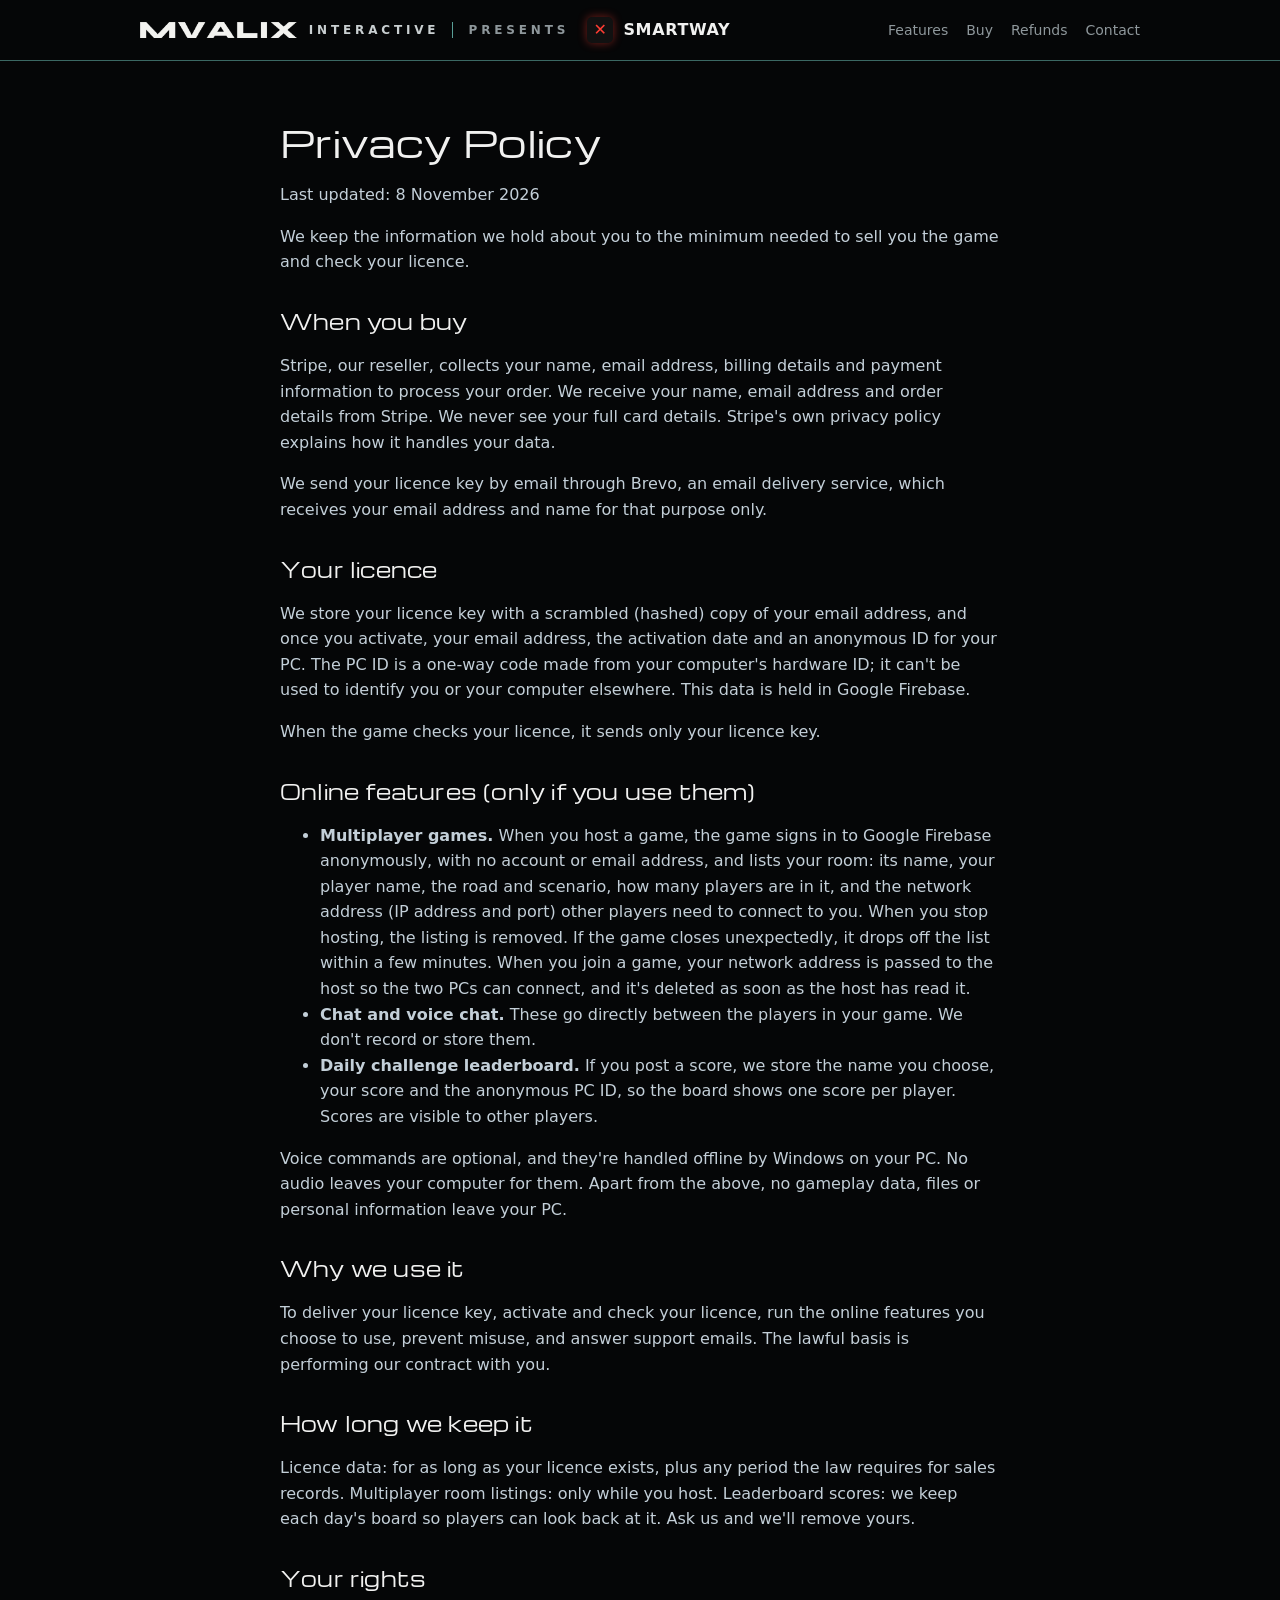
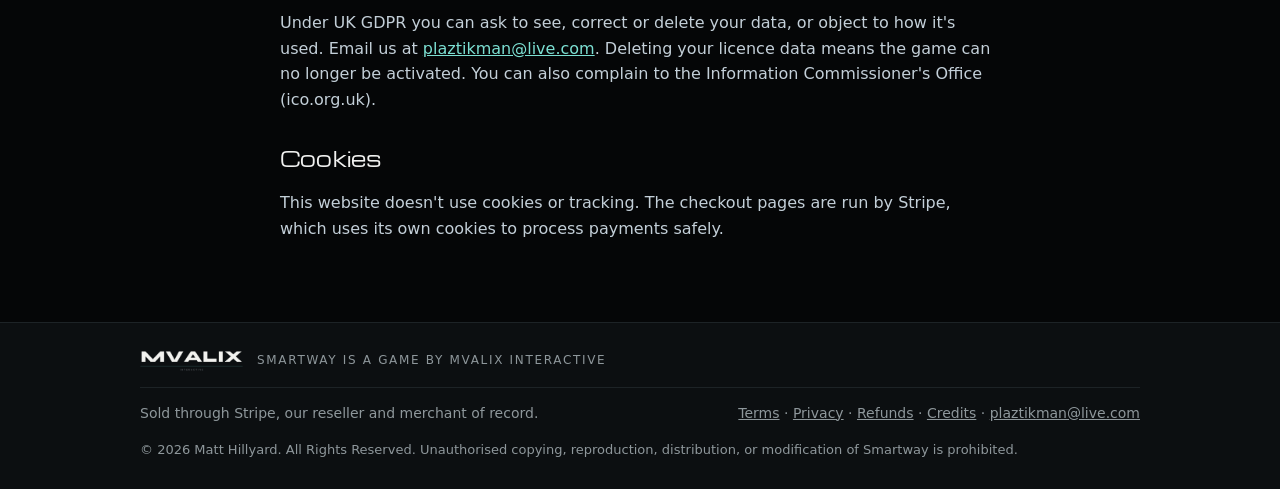
<file: privacy.html>
<!doctype html>
<html lang="en-GB">
<head>
<meta charset="utf-8">
<meta name="viewport" content="width=device-width, initial-scale=1">
<title>Privacy Policy · Smartway</title>
<meta name="description" content="Smartway: UK Motorway Traffic Controller. Run a smart motorway control room desk: set speeds, close lanes, send Traffic Officers and keep the network safe.">
<link rel="preconnect" href="https://fonts.googleapis.com">
<link rel="preconnect" href="https://fonts.gstatic.com" crossorigin>
<link href="https://fonts.googleapis.com/css2?family=Michroma&display=swap" rel="stylesheet">
<link rel="stylesheet" href="style.css?v=4">
</head>
<body>
<header class="top"><div class="wrap">
  <span class="studio-line"><a class="studio-head" href="https://www.mvalix.com/" aria-label="MVALIX Interactive presents"><img src="img/mvalix-wordmark.png" alt="" width="1029" height="105"><span class="sub">Interactive</span><span class="rule"></span><span class="pres">Presents</span></a><a class="brand" href="index.html"><span class="x">✕</span> SMARTWAY</a></span>
  <nav><a href="index.html#features">Features</a><a href="index.html#buy">Buy</a><a href="refunds.html">Refunds</a><a href="mailto:plaztikman@live.com">Contact</a></nav>
</div></header>
<main class="wrap legal">
<h1>Privacy Policy</h1>
<p>Last updated: 8 November 2026</p>
<p>We keep the information we hold about you to the minimum needed to sell you the game and check your licence.</p>
<h2>When you buy</h2>
<p>Stripe, our reseller, collects your name, email address, billing details and payment information to process your order. We receive your name, email address and order details from Stripe. We never see your full card details. Stripe's own privacy policy explains how it handles your data.</p>
<p>We send your licence key by email through Brevo, an email delivery service, which receives your email address and name for that purpose only.</p>
<h2>Your licence</h2>
<p>We store your licence key with a scrambled (hashed) copy of your email address, and once you activate, your email address, the activation date and an anonymous ID for your PC. The PC ID is a one-way code made from your computer's hardware ID; it can't be used to identify you or your computer elsewhere. This data is held in Google Firebase.</p>
<p>When the game checks your licence, it sends only your licence key.</p>
<h2>Online features (only if you use them)</h2>
<ul>
<li><b>Multiplayer games.</b> When you host a game, the game signs in to Google Firebase anonymously, with no account or email address, and lists your room: its name, your player name, the road and scenario, how many players are in it, and the network address (IP address and port) other players need to connect to you. When you stop hosting, the listing is removed. If the game closes unexpectedly, it drops off the list within a few minutes. When you join a game, your network address is passed to the host so the two PCs can connect, and it's deleted as soon as the host has read it.</li>
<li><b>Chat and voice chat.</b> These go directly between the players in your game. We don't record or store them.</li>
<li><b>Daily challenge leaderboard.</b> If you post a score, we store the name you choose, your score and the anonymous PC ID, so the board shows one score per player. Scores are visible to other players.</li>
</ul>
<p>Voice commands are optional, and they're handled offline by Windows on your PC. No audio leaves your computer for them. Apart from the above, no gameplay data, files or personal information leave your PC.</p>
<h2>Why we use it</h2>
<p>To deliver your licence key, activate and check your licence, run the online features you choose to use, prevent misuse, and answer support emails. The lawful basis is performing our contract with you.</p>
<h2>How long we keep it</h2>
<p>Licence data: for as long as your licence exists, plus any period the law requires for sales records. Multiplayer room listings: only while you host. Leaderboard scores: we keep each day's board so players can look back at it. Ask us and we'll remove yours.</p>
<h2>Your rights</h2>
<p>Under UK GDPR you can ask to see, correct or delete your data, or object to how it's used. Email us at <a href="mailto:plaztikman@live.com">plaztikman@live.com</a>. Deleting your licence data means the game can no longer be activated. You can also complain to the Information Commissioner's Office (ico.org.uk).</p>
<h2>Cookies</h2>
<p>This website doesn't use cookies or tracking. The checkout pages are run by Stripe, which uses its own cookies to process payments safely.</p>
</main>
<footer><div class="wrap">
  <a class="studio-foot" href="https://www.mvalix.com/"><img src="img/mvalix-logo.png" alt="MVALIX Interactive" width="1056" height="205"><span>Smartway is a game by MVALIX Interactive</span></a>
  <span>Sold through Stripe, our reseller and merchant of record.</span>
  <span><a href="terms.html">Terms</a> · <a href="privacy.html">Privacy</a> · <a href="refunds.html">Refunds</a> · <a href="credits.html">Credits</a> · <a href="mailto:plaztikman@live.com">plaztikman@live.com</a></span>
  <p class="rights">© 2026 Matt Hillyard. All Rights Reserved. Unauthorised copying, reproduction, distribution, or modification of Smartway is prohibited.</p>
</div></footer>
</body>
</html>
</file>
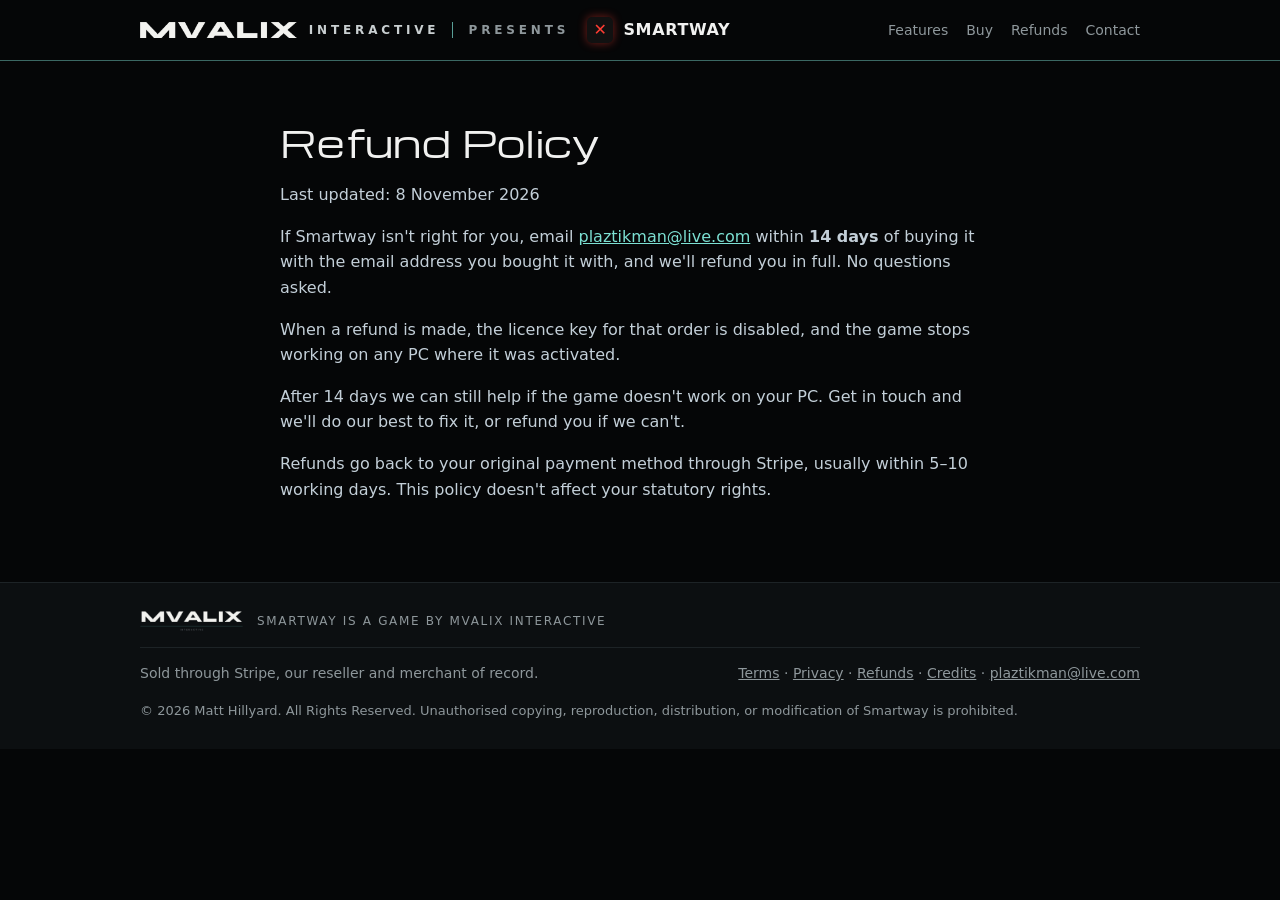
<file: refunds.html>
<!doctype html>
<html lang="en-GB">
<head>
<meta charset="utf-8">
<meta name="viewport" content="width=device-width, initial-scale=1">
<title>Refund Policy · Smartway</title>
<meta name="description" content="Smartway: UK Motorway Traffic Controller. Run a smart motorway control room desk: set speeds, close lanes, send Traffic Officers and keep the network safe.">
<link rel="preconnect" href="https://fonts.googleapis.com">
<link rel="preconnect" href="https://fonts.gstatic.com" crossorigin>
<link href="https://fonts.googleapis.com/css2?family=Michroma&display=swap" rel="stylesheet">
<link rel="stylesheet" href="style.css?v=4">
</head>
<body>
<header class="top"><div class="wrap">
  <span class="studio-line"><a class="studio-head" href="https://www.mvalix.com/" aria-label="MVALIX Interactive presents"><img src="img/mvalix-wordmark.png" alt="" width="1029" height="105"><span class="sub">Interactive</span><span class="rule"></span><span class="pres">Presents</span></a><a class="brand" href="index.html"><span class="x">✕</span> SMARTWAY</a></span>
  <nav><a href="index.html#features">Features</a><a href="index.html#buy">Buy</a><a href="refunds.html">Refunds</a><a href="mailto:plaztikman@live.com">Contact</a></nav>
</div></header>
<main class="wrap legal">
<h1>Refund Policy</h1>
<p>Last updated: 8 November 2026</p>
<p>If Smartway isn't right for you, email <a href="mailto:plaztikman@live.com">plaztikman@live.com</a> within <b>14 days</b> of buying it with the email address you bought it with, and we'll refund you in full. No questions asked.</p>
<p>When a refund is made, the licence key for that order is disabled, and the game stops working on any PC where it was activated.</p>
<p>After 14 days we can still help if the game doesn't work on your PC. Get in touch and we'll do our best to fix it, or refund you if we can't.</p>
<p>Refunds go back to your original payment method through Stripe, usually within 5–10 working days. This policy doesn't affect your statutory rights.</p>
</main>
<footer><div class="wrap">
  <a class="studio-foot" href="https://www.mvalix.com/"><img src="img/mvalix-logo.png" alt="MVALIX Interactive" width="1056" height="205"><span>Smartway is a game by MVALIX Interactive</span></a>
  <span>Sold through Stripe, our reseller and merchant of record.</span>
  <span><a href="terms.html">Terms</a> · <a href="privacy.html">Privacy</a> · <a href="refunds.html">Refunds</a> · <a href="credits.html">Credits</a> · <a href="mailto:plaztikman@live.com">plaztikman@live.com</a></span>
  <p class="rights">© 2026 Matt Hillyard. All Rights Reserved. Unauthorised copying, reproduction, distribution, or modification of Smartway is prohibited.</p>
</div></footer>
</body>
</html>
</file>
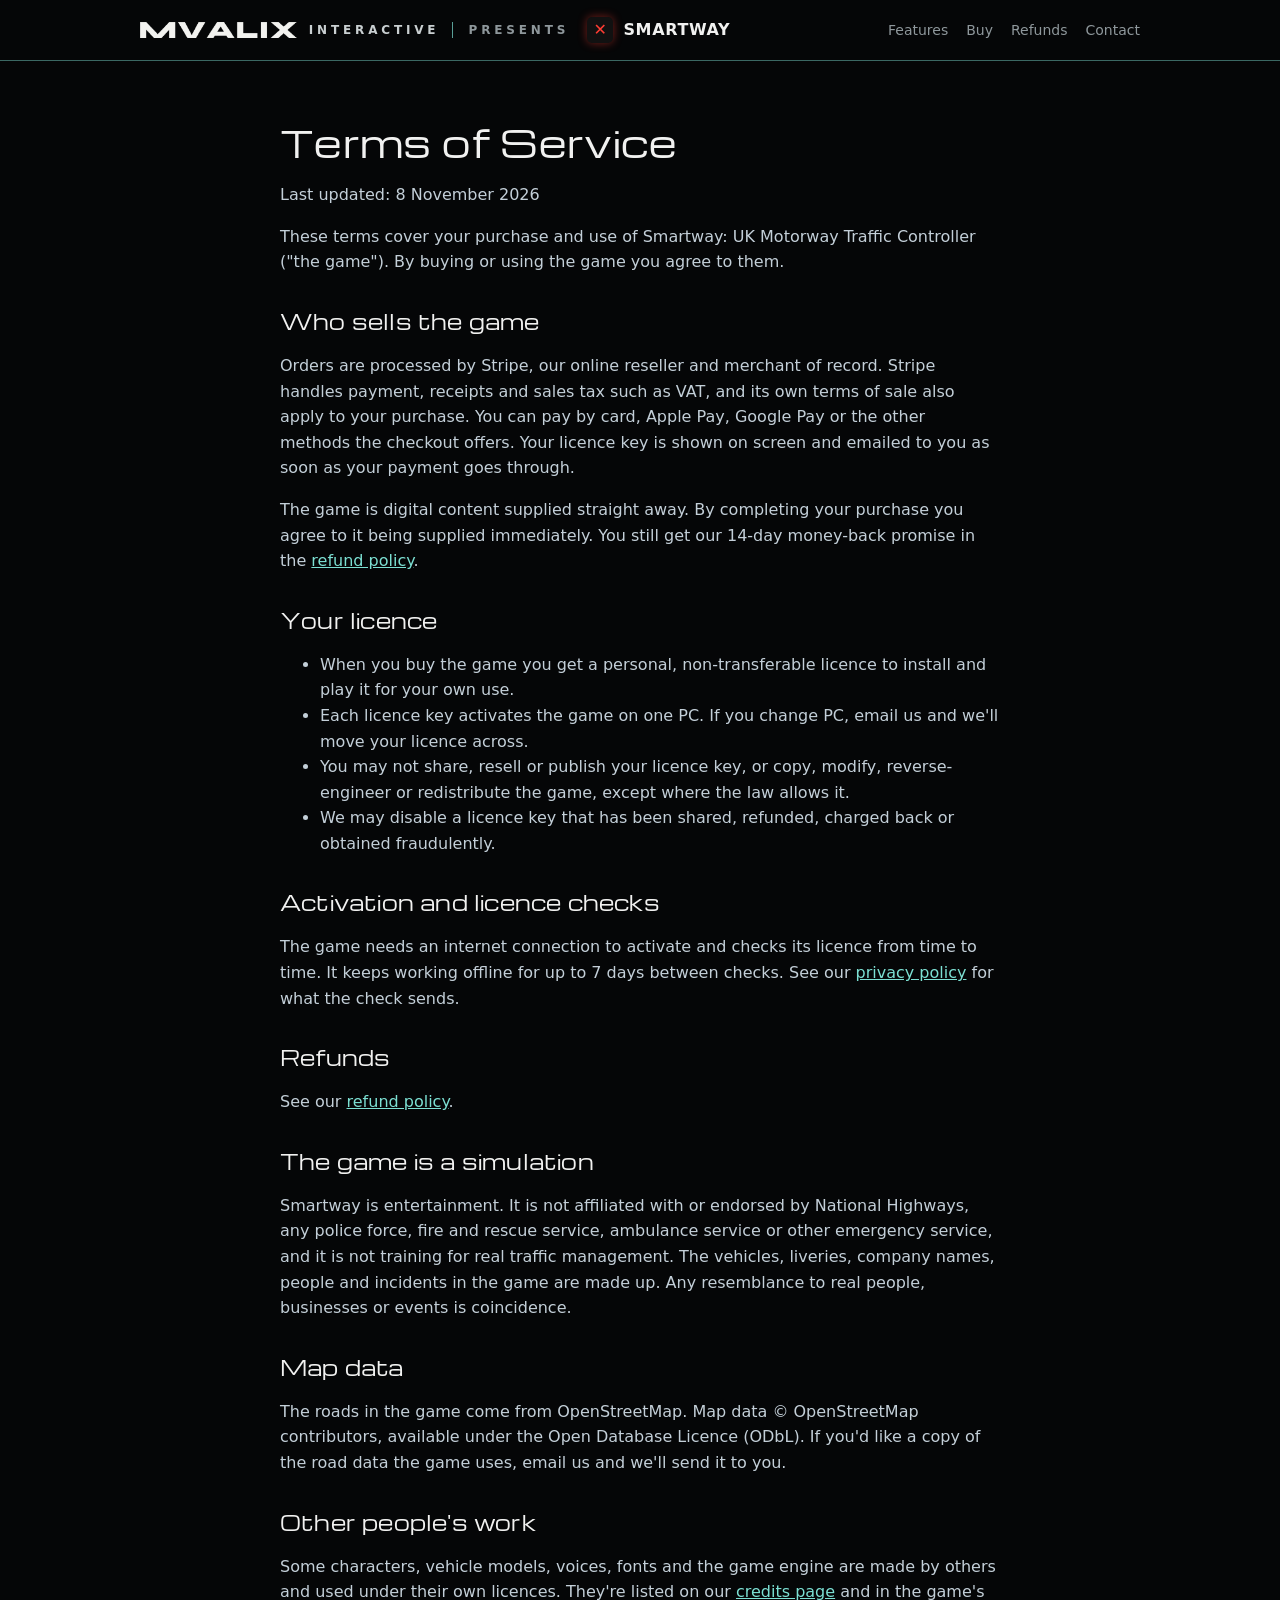
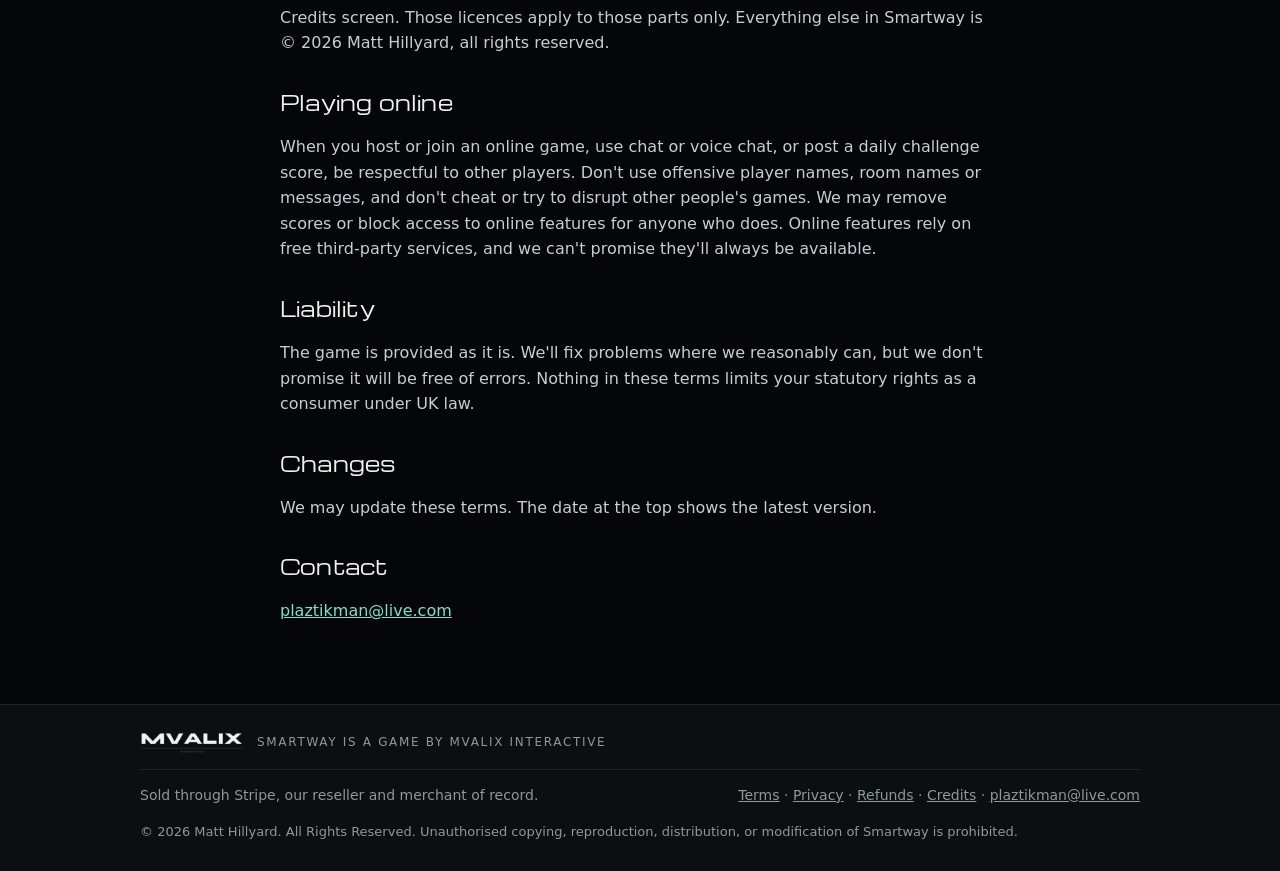
<file: terms.html>
<!doctype html>
<html lang="en-GB">
<head>
<meta charset="utf-8">
<meta name="viewport" content="width=device-width, initial-scale=1">
<title>Terms of Service · Smartway</title>
<meta name="description" content="Smartway: UK Motorway Traffic Controller. Run a smart motorway control room desk: set speeds, close lanes, send Traffic Officers and keep the network safe.">
<link rel="preconnect" href="https://fonts.googleapis.com">
<link rel="preconnect" href="https://fonts.gstatic.com" crossorigin>
<link href="https://fonts.googleapis.com/css2?family=Michroma&display=swap" rel="stylesheet">
<link rel="stylesheet" href="style.css?v=4">
</head>
<body>
<header class="top"><div class="wrap">
  <span class="studio-line"><a class="studio-head" href="https://www.mvalix.com/" aria-label="MVALIX Interactive presents"><img src="img/mvalix-wordmark.png" alt="" width="1029" height="105"><span class="sub">Interactive</span><span class="rule"></span><span class="pres">Presents</span></a><a class="brand" href="index.html"><span class="x">✕</span> SMARTWAY</a></span>
  <nav><a href="index.html#features">Features</a><a href="index.html#buy">Buy</a><a href="refunds.html">Refunds</a><a href="mailto:plaztikman@live.com">Contact</a></nav>
</div></header>
<main class="wrap legal">
<h1>Terms of Service</h1>
<p>Last updated: 8 November 2026</p>
<p>These terms cover your purchase and use of Smartway: UK Motorway Traffic Controller ("the game"). By buying or using the game you agree to them.</p>
<h2>Who sells the game</h2>
<p>Orders are processed by Stripe, our online reseller and merchant of record. Stripe handles payment, receipts and sales tax such as VAT, and its own terms of sale also apply to your purchase. You can pay by card, Apple Pay, Google Pay or the other methods the checkout offers. Your licence key is shown on screen and emailed to you as soon as your payment goes through.</p>
<p>The game is digital content supplied straight away. By completing your purchase you agree to it being supplied immediately. You still get our 14-day money-back promise in the <a href="refunds.html">refund policy</a>.</p>
<h2>Your licence</h2>
<ul>
<li>When you buy the game you get a personal, non-transferable licence to install and play it for your own use.</li>
<li>Each licence key activates the game on one PC. If you change PC, email us and we'll move your licence across.</li>
<li>You may not share, resell or publish your licence key, or copy, modify, reverse-engineer or redistribute the game, except where the law allows it.</li>
<li>We may disable a licence key that has been shared, refunded, charged back or obtained fraudulently.</li>
</ul>
<h2>Activation and licence checks</h2>
<p>The game needs an internet connection to activate and checks its licence from time to time. It keeps working offline for up to 7 days between checks. See our <a href="privacy.html">privacy policy</a> for what the check sends.</p>
<h2>Refunds</h2>
<p>See our <a href="refunds.html">refund policy</a>.</p>
<h2>The game is a simulation</h2>
<p>Smartway is entertainment. It is not affiliated with or endorsed by National Highways, any police force, fire and rescue service, ambulance service or other emergency service, and it is not training for real traffic management. The vehicles, liveries, company names, people and incidents in the game are made up. Any resemblance to real people, businesses or events is coincidence.</p>
<h2>Map data</h2>
<p>The roads in the game come from OpenStreetMap. Map data © OpenStreetMap contributors, available under the Open Database Licence (ODbL). If you'd like a copy of the road data the game uses, email us and we'll send it to you.</p>
<h2>Other people's work</h2>
<p>Some characters, vehicle models, voices, fonts and the game engine are made by others and used under their own licences. They're listed on our <a href="credits.html">credits page</a> and in the game's Credits screen. Those licences apply to those parts only. Everything else in Smartway is © 2026 Matt Hillyard, all rights reserved.</p>
<h2>Playing online</h2>
<p>When you host or join an online game, use chat or voice chat, or post a daily challenge score, be respectful to other players. Don't use offensive player names, room names or messages, and don't cheat or try to disrupt other people's games. We may remove scores or block access to online features for anyone who does. Online features rely on free third-party services, and we can't promise they'll always be available.</p>
<h2>Liability</h2>
<p>The game is provided as it is. We'll fix problems where we reasonably can, but we don't promise it will be free of errors. Nothing in these terms limits your statutory rights as a consumer under UK law.</p>
<h2>Changes</h2>
<p>We may update these terms. The date at the top shows the latest version.</p>
<h2>Contact</h2>
<p><a href="mailto:plaztikman@live.com">plaztikman@live.com</a></p>
</main>
<footer><div class="wrap">
  <a class="studio-foot" href="https://www.mvalix.com/"><img src="img/mvalix-logo.png" alt="MVALIX Interactive" width="1056" height="205"><span>Smartway is a game by MVALIX Interactive</span></a>
  <span>Sold through Stripe, our reseller and merchant of record.</span>
  <span><a href="terms.html">Terms</a> · <a href="privacy.html">Privacy</a> · <a href="refunds.html">Refunds</a> · <a href="credits.html">Credits</a> · <a href="mailto:plaztikman@live.com">plaztikman@live.com</a></span>
  <p class="rights">© 2026 Matt Hillyard. All Rights Reserved. Unauthorised copying, reproduction, distribution, or modification of Smartway is prohibited.</p>
</div></footer>
</body>
</html>
</file>
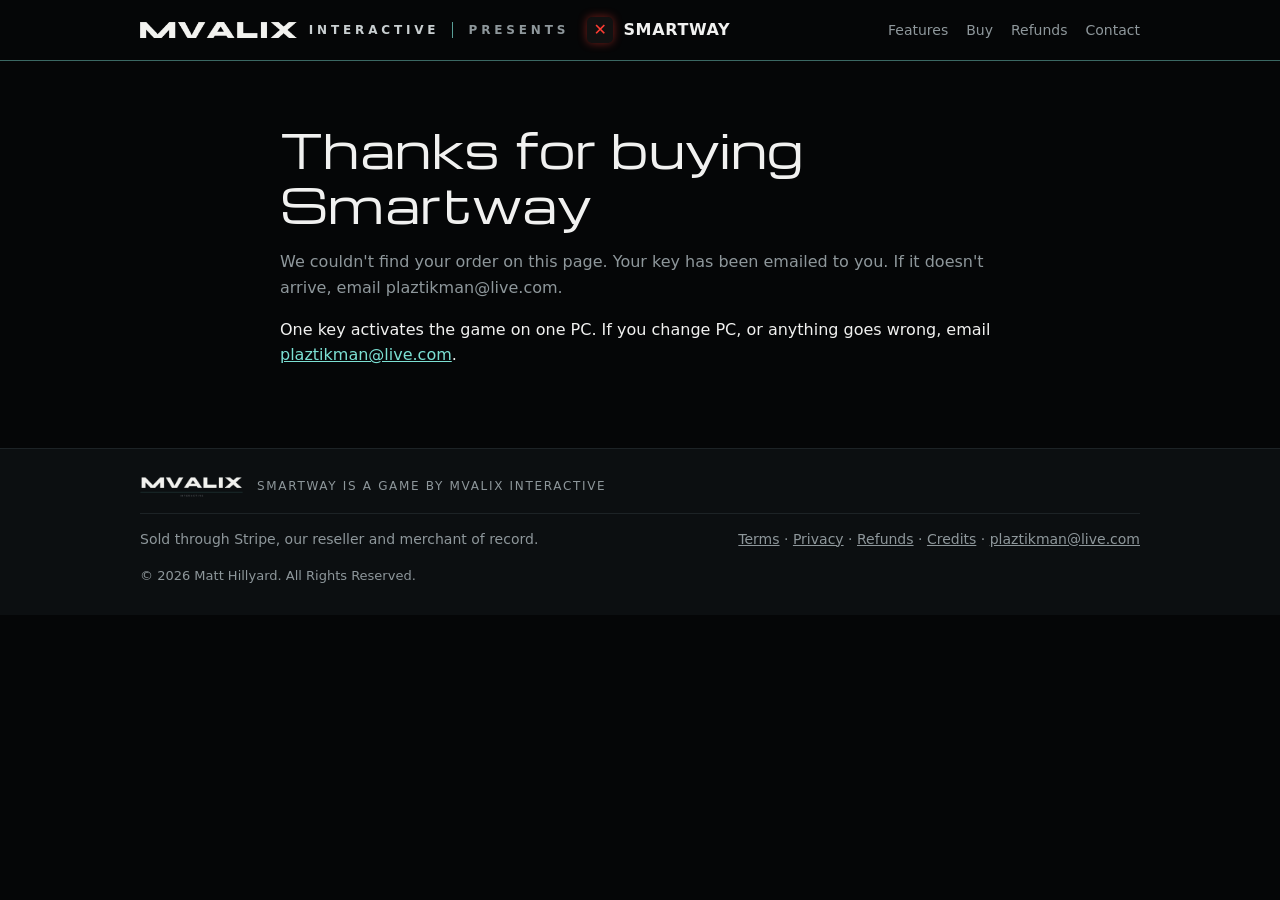
<file: thanks.html>
<!doctype html>
<html lang="en-GB">
<head>
<meta charset="utf-8">
<meta name="viewport" content="width=device-width, initial-scale=1">
<title>Thank You · Smartway</title>
<meta name="robots" content="noindex">
<link rel="preconnect" href="https://fonts.googleapis.com">
<link rel="preconnect" href="https://fonts.gstatic.com" crossorigin>
<link href="https://fonts.googleapis.com/css2?family=Michroma&display=swap" rel="stylesheet">
<link rel="stylesheet" href="style.css?v=4">
</head>
<body>
<header class="top"><div class="wrap">
  <span class="studio-line"><a class="studio-head" href="https://www.mvalix.com/" aria-label="MVALIX Interactive presents"><img src="img/mvalix-wordmark.png" alt="" width="1029" height="105"><span class="sub">Interactive</span><span class="rule"></span><span class="pres">Presents</span></a><a class="brand" href="index.html"><span class="x">✕</span> SMARTWAY</a></span>
  <nav><a href="index.html#features">Features</a><a href="index.html#buy">Buy</a><a href="refunds.html">Refunds</a><a href="mailto:plaztikman@live.com">Contact</a></nav>
</div></header>
<main class="wrap thanks">
<h1>Thanks for buying Smartway</h1>
<p id="status" class="notice">Getting your licence key…</p>
<div id="result" class="keybox" hidden>
  <div class="label">Your licence key</div>
  <div class="key" id="key"></div>
  <button type="button" id="copy">Copy key</button>
  <p>When the game asks, type this email address and the key:<br><span class="email" id="email"></span></p>
  <p class="notice">We've emailed the key to you too, so you don't need to write it down. If it isn't in your inbox in a few minutes, check your junk folder.</p>
</div>
<div id="download" hidden><p><a class="btn" id="download-link" href="#">Download Smartway</a></p><p class="notice">This download link is yours alone (it works with your key), so please don't share it. It's in your key email too.</p><p class="notice">Right-click the zip and choose <b>Extract All</b> before playing (it won't work from inside the zip), then open Smartway.exe. If Windows says &quot;Windows protected your PC&quot;, click <b>More info</b>, then <b>Run anyway</b>. That appears because we're a new indie studio, not because anything is wrong.</p></div>
<p>One key activates the game on one PC. If you change PC, or anything goes wrong, email <a href="mailto:plaztikman@live.com">plaztikman@live.com</a>.</p>
</main>
<footer><div class="wrap">
  <a class="studio-foot" href="https://www.mvalix.com/"><img src="img/mvalix-logo.png" alt="MVALIX Interactive" width="1056" height="205"><span>Smartway is a game by MVALIX Interactive</span></a>
  <span>Sold through Stripe, our reseller and merchant of record.</span>
  <span><a href="terms.html">Terms</a> · <a href="privacy.html">Privacy</a> · <a href="refunds.html">Refunds</a> · <a href="credits.html">Credits</a> · <a href="mailto:plaztikman@live.com">plaztikman@live.com</a></span>
  <p class="rights">© 2026 Matt Hillyard. All Rights Reserved.</p>
</div></footer>
<script src="shop.js"></script>
<script>
(function () {
  var status = document.getElementById("status");
  function say(text, error) { status.textContent = text; status.className = "notice" + (error ? " error" : ""); status.hidden = false; }
  var session = new URLSearchParams(location.search).get("session");
  if (!session || !SHOP.worker) { say("We couldn't find your order on this page. Your key has been emailed to you. If it doesn't arrive, email plaztikman@live.com."); return; }
  var tries = 0;
  function load() {
    fetch(SHOP.worker.replace(/\/$/, "") + "/stripe/key?session=" + encodeURIComponent(session))
      .then(function (r) { return r.json(); })
      .then(function (d) {
        if (d.key) {
          document.getElementById("key").textContent = d.key;
          document.getElementById("email").textContent = d.email;
          if (d.download) { document.getElementById("download-link").href = d.download; document.getElementById("download").hidden = false; }
          document.getElementById("result").hidden = false;
          status.hidden = true;
        } else if (d.pending && tries++ < 10) { say(d.message); setTimeout(load, 6000); }
        else say(d.message || d.error || "Something went wrong. Your key will be emailed to you.", !d.pending);
      })
      .catch(function () {
        if (tries++ < 3) setTimeout(load, 3000);
        else say("We couldn't reach the key server just now. Your key has been emailed to you. If it doesn't arrive, email plaztikman@live.com.", true);
      });
  }
  load();
  document.getElementById("copy").addEventListener("click", function () {
    var b = this; navigator.clipboard.writeText(document.getElementById("key").textContent).then(function () { b.textContent = "Copied"; setTimeout(function () { b.textContent = "Copy key"; }, 2000); });
  });
})();
</script>
</body>
</html>
</file>
<file: style.css>
:root {
  --bg: #0a0f14; --panel: #0f171f; --panel2: #131e28; --line: #1e2d3a;
  --fg: #d8e3ea; --muted: #8b9cab; --amber: #ffb01f; --red: #ff3d33; --green: #3fd68c; --blue: #4d8dff;
}
* { box-sizing: border-box; }
html { -webkit-text-size-adjust: 100%; }
body { margin: 0; background: var(--bg); color: var(--fg); font: 16px/1.6 "Inter", system-ui, -apple-system, "Segoe UI", sans-serif; }
a { color: var(--amber); }
.wrap { max-width: 1040px; margin: 0 auto; padding: 0 20px; }
header.top { border-bottom: 1px solid var(--line); background: var(--panel); position: sticky; top: 0; z-index: 5; }
header.top .wrap { display: flex; align-items: center; justify-content: space-between; height: 60px; gap: 16px; }
.brand { display: flex; align-items: center; gap: 10px; font-weight: 800; letter-spacing: .04em; color: var(--fg); text-decoration: none; }
.brand .x { width: 26px; height: 26px; border-radius: 5px; background: #111; display: grid; place-items: center; color: var(--red); font-weight: 900; box-shadow: 0 0 10px rgba(255,61,51,.45); }
nav a { color: var(--muted); text-decoration: none; margin-left: 18px; font-size: 14px; }
nav a:hover { color: var(--fg); }
.hero { padding-top: 72px; padding-bottom: 48px; }
.eyebrow { color: var(--amber); font-size: 12px; letter-spacing: .14em; text-transform: uppercase; font-weight: 700; }
h1 { font-size: clamp(32px, 6vw, 56px); line-height: 1.05; margin: 12px 0 18px; letter-spacing: -.01em; }
h2 { font-size: 28px; margin: 0 0 14px; }
h3 { margin: 0 0 6px; font-size: 18px; }
.lead { font-size: 19px; color: var(--muted); max-width: 640px; }
.cta { display: flex; gap: 14px; align-items: center; flex-wrap: wrap; margin-top: 28px; }
.btn { display: inline-block; background: var(--amber); color: #111; font-weight: 800; padding: 14px 26px; border-radius: 8px; text-decoration: none; }
.btn:hover { filter: brightness(1.08); }
.btn.btn-ghost { background: transparent; color: var(--amber); border: 2px solid var(--amber); padding: 12px 24px; }
.btn.btn-ghost:hover { background: rgba(124,224,211,.1); filter: none; }
.demo-note { margin: 10px 0 0; color: var(--muted); font-size: 14px; max-width: 640px; }
.price { font-size: 15px; color: var(--muted); }
.price b { color: var(--fg); font-size: 22px; }
.gantry { margin-top: 44px; display: flex; gap: 10px; justify-content: center; padding: 22px; background: #070b0f; border: 1px solid var(--line); border-radius: 12px; }
.aspect { width: 78px; height: 78px; background: #050505; border-radius: 8px; display: grid; place-items: center; font: 900 30px/1 "Segoe UI", sans-serif; }
.aspect.red { color: var(--red); text-shadow: 0 0 14px rgba(255,61,51,.8); font-size: 46px; }
.aspect.ring { color: #fff; border: 6px solid var(--red); border-radius: 50%; width: 78px; height: 78px; text-shadow: 0 0 8px rgba(255,255,255,.4); }
.aspect.arrow { color: #fff; font-size: 40px; }
section { padding: 52px 0; border-top: 1px solid var(--line); }
.grid { display: grid; grid-template-columns: repeat(auto-fit, minmax(240px, 1fr)); gap: 16px; }
.card { background: var(--panel); border: 1px solid var(--line); border-radius: 12px; padding: 20px; }
.card p { margin: 0; color: var(--muted); font-size: 15px; }
.shots { display: grid; grid-template-columns: repeat(auto-fit, minmax(min(100%, 380px), 1fr)); gap: 14px; }
.shot { margin: 0; background: var(--panel2); border: 1px solid var(--line); border-radius: 10px; overflow: hidden; }
.shot img { display: block; width: 100%; aspect-ratio: 16/9; object-fit: cover; }
.shot figcaption { padding: 8px 12px; color: var(--muted); font-size: 14px; }
ul.specs { padding-left: 20px; color: var(--muted); }
.legal { padding-top: 48px; padding-bottom: 64px; max-width: 760px; }
.legal h1 { font-size: 36px; }
.legal h2 { font-size: 20px; margin-top: 30px; }
.legal p, .legal li { color: #c3cfd8; }
footer { border-top: 1px solid var(--line); background: var(--panel); padding: 28px 0; color: var(--muted); font-size: 14px; }
footer .wrap { display: flex; flex-wrap: wrap; gap: 10px 22px; justify-content: space-between; }
footer a { color: var(--muted); }
footer .rights { flex-basis: 100%; margin: 6px 0 0; font-size: 13px; }
@media (max-width: 560px) { nav { display: flex; flex-wrap: wrap; justify-content: flex-end; gap: 4px 12px; } nav a { margin-left: 0; } .aspect { width: 56px; height: 56px; font-size: 22px; } .aspect.ring { width: 56px; height: 56px; } .aspect.red { font-size: 34px; } }

.shot a.zoom { display: block; cursor: zoom-in; }
.shot a.zoom:hover img { opacity: .9; }
#viewer { position: fixed; inset: 0; z-index: 50; background: rgba(0,0,0,.88); display: flex; align-items: center; justify-content: center; padding: 16px; cursor: zoom-out; }
#viewer[hidden] { display: none; }
#viewer img { max-width: 100%; max-height: 100%; border-radius: 8px; box-shadow: 0 10px 40px rgba(0,0,0,.6); }
#viewer button { position: absolute; top: 10px; right: 16px; background: none; border: 0; color: #fff; font-size: 40px; line-height: 1; cursor: pointer; }
.shot.wide { grid-column: 1 / -1; }
ul.credits { list-style: none; padding: 0; display: grid; gap: 12px; }
ul.credits li { background: var(--panel); border: 1px solid var(--line); border-radius: 10px; padding: 12px 16px; font-size: 15px; }
ul.credits b { color: var(--fg); }
.soon { margin: 18px 0 0; color: var(--muted); font-size: 15px; }
.thanks { padding-top: 48px; padding-bottom: 64px; max-width: 760px; }
.keybox { margin: 22px 0; padding: 22px; background: var(--panel); border: 1px solid var(--line); border-radius: 12px; }
.keybox .label { color: var(--muted); font-size: 13px; letter-spacing: .1em; text-transform: uppercase; font-weight: 700; }
.keybox .key { font: 700 26px/1.3 Consolas, "Courier New", monospace; color: var(--amber); letter-spacing: .06em; word-break: break-all; margin: 6px 0 14px; }
.keybox .email { font-weight: 700; color: var(--fg); word-break: break-all; }
.keybox button { background: var(--panel2); color: var(--fg); border: 1px solid var(--line); border-radius: 8px; padding: 8px 16px; font: inherit; font-size: 14px; cursor: pointer; }
.keybox button:hover { border-color: var(--amber); }
.notice { color: var(--muted); }
.notice.error { color: var(--red); }

/* multiplayer */
.mp-pill { display: inline-flex; align-items: center; gap: 10px; margin-top: 4px; padding: 8px 16px; border: 1px solid rgba(63,214,140,.45); border-radius: 999px; background: rgba(63,214,140,.08); color: var(--fg); font-size: 15px; font-weight: 600; text-decoration: none; }
.mp-pill:hover { border-color: var(--green); }
.dot { width: 9px; height: 9px; border-radius: 50%; background: var(--green); box-shadow: 0 0 8px var(--green); flex: none; display: inline-block; }
section.mp { background: linear-gradient(180deg, #0c1a17 0%, var(--bg) 100%); }
.mp-grid { display: grid; grid-template-columns: 1.2fr 1fr; gap: 40px; align-items: center; }
.mp .eyebrow { color: var(--green); }
.mp h2 { font-size: clamp(26px, 4vw, 36px); line-height: 1.15; margin-top: 8px; }
section[id] { scroll-margin-top: 64px; }
.mp-lead { font-size: 18px; color: var(--muted); margin: 0 0 18px; }
.mp-list { list-style: none; padding: 0; margin: 0; display: grid; gap: 10px; }
.mp-list li { padding-left: 26px; position: relative; color: var(--muted); font-size: 15px; }
.mp-list li::before { content: "✓"; position: absolute; left: 0; color: var(--green); font-weight: 900; }
.mp-list b { color: var(--fg); }
.mp-note { color: var(--muted); font-size: 14px; margin: 16px 0 0; }
.lobby { background: var(--panel); border: 1px solid var(--line); border-radius: 12px; padding: 16px; box-shadow: 0 20px 50px rgba(0,0,0,.35); }
.lobby-head { display: flex; justify-content: space-between; font-size: 12px; letter-spacing: .14em; font-weight: 700; color: var(--muted); padding: 2px 4px 12px; }
.lobby-head .live { color: var(--green); display: flex; align-items: center; gap: 6px; }
.room { display: flex; align-items: center; gap: 12px; padding: 12px; border: 1px solid var(--line); border-radius: 8px; background: var(--panel2); margin-top: 8px; }
.room > div { flex: 1; min-width: 0; }
.room b { display: block; font-size: 15px; }
.room small { color: var(--muted); font-size: 13px; }
.room .seats { color: var(--muted); font: 600 14px/1 Consolas, monospace; }
.room .join { background: var(--green); color: #07130e; font-weight: 800; font-size: 12px; letter-spacing: .08em; padding: 6px 10px; border-radius: 6px; }
.room .join.lock { background: var(--amber); color: #111; }
.room.host { border-style: dashed; background: transparent; }
.room.host .join { background: transparent; color: var(--green); border: 1px solid var(--green); }
@media (max-width: 820px) { .mp-grid { grid-template-columns: 1fr; } }

/* MVALIX Interactive branding */
.studio-foot { flex-basis: 100%; display: flex; align-items: center; gap: 14px; padding-bottom: 16px; margin-bottom: 4px; border-bottom: 1px solid var(--line); color: var(--muted); text-decoration: none; }
.studio-foot img { height: 20px; width: auto; display: block; }
.studio-foot span { font-size: 12px; letter-spacing: .14em; text-transform: uppercase; }
.studio-foot:hover span { color: #7ce0d3; }
.presents { display: inline-flex; flex-direction: column; align-items: flex-start; gap: 6px; text-decoration: none; margin-bottom: 26px; }
.presents img { height: 30px; width: auto; display: block; }
.presents span { color: var(--muted); font-size: 11px; letter-spacing: .5em; text-transform: uppercase; padding-left: 2px; }
.presents:hover span { color: #7ce0d3; }
:root { --bg: #050607; --panel: #0c0f11; --panel2: #121618; --line: #1d2326; --fg: #f1f1f0; --muted: #8e979b; --amber: #7ce0d3; }
h1, h2 { font-family: "Michroma", "Segoe UI", sans-serif; font-weight: 400; letter-spacing: .01em; }
h1 { line-height: 1.2; font-size: clamp(28px, 4.6vw, 46px); }
.btn { color: #031412; }
header.top { background: rgba(5,6,7,.9); }
.eyebrow { letter-spacing: .3em; }

header.top { border-bottom-color: rgba(124,224,211,.45); }
.studio-head { display: flex; align-items: center; gap: 14px; text-decoration: none; }
.studio-head img { height: 22px; width: auto; display: block; }
.studio-head span { color: var(--muted); font-size: 11px; letter-spacing: .45em; text-transform: uppercase; }
.studio-head:hover span { color: var(--amber); }
.studio-line { display: flex; align-items: center; gap: 22px; }
.hero-brand { font-size: 22px; gap: 14px; margin-bottom: 26px; }
.hero-brand .x { width: 36px; height: 36px; font-size: 20px; }
@media (max-width: 560px) {
  header.top .wrap { height: auto; min-height: 60px; padding-top: 8px; padding-bottom: 8px; }
  .studio-head img { height: 15px; } .studio-head { gap: 8px; } .studio-head span { font-size: 9px; letter-spacing: .3em; }
  .studio-line { flex-direction: column; align-items: flex-start; gap: 6px; }
  nav { max-width: 55%; }
}
/* studio lockup v2: text set beside the wordmark, all centred on one line */
.studio-head { gap: 12px; line-height: 1; }
.studio-head img { height: 16px; }
.studio-head span { display: block; font-size: 12px; line-height: 1; font-weight: 600; letter-spacing: .32em; margin-right: -.32em; }
.studio-head .sub { color: #c9cfd1; }
.studio-head .rule { width: 1px; height: 16px; background: rgba(124,224,211,.7); margin: 0 4px; letter-spacing: 0; }
.studio-head .pres { color: var(--muted); }
@media (max-width: 560px) {
  .studio-head img { height: 12px; } .studio-head { gap: 7px; }
  .studio-head span { font-size: 9px; letter-spacing: .2em; margin-right: -.2em; }
  .studio-head .rule { height: 12px; margin: 0 2px; }
}
@media (max-width: 560px) {
  header.top .wrap { flex-direction: column; align-items: flex-start; gap: 8px; }
  nav { max-width: none; justify-content: flex-start; }
}

/* free demo: make it hard to miss */
header.top { background: #050607; }
.demo-flag { display: inline-flex; align-items: center; gap: 12px; flex-wrap: wrap; margin: 0 0 22px; padding: 8px 16px 8px 8px; border-radius: 999px; border: 1px solid rgba(124,224,211,.55); background: linear-gradient(90deg, rgba(124,224,211,.16), rgba(124,224,211,.04)); color: var(--fg); text-decoration: none; font-size: 15px; font-weight: 600; }
.demo-flag .tag { background: #7ce0d3; color: #031412; font-size: 12px; font-weight: 800; letter-spacing: .14em; text-transform: uppercase; padding: 5px 10px; border-radius: 999px; }
.demo-flag .arrow { color: #7ce0d3; font-weight: 800; transition: transform .2s; }
.demo-flag:hover { border-color: #7ce0d3; }
.demo-flag:hover .arrow { transform: translateX(3px); }
.hero-brand { display: flex; width: max-content; }
.btn.btn-demo { display: inline-flex; align-items: center; gap: 10px; box-shadow: 0 0 0 0 rgba(124,224,211,.5); animation: demo-pulse 2.4s ease-out infinite; }
.btn-demo .free { background: #7ce0d3; color: #031412; font-size: 11px; font-weight: 900; letter-spacing: .12em; padding: 3px 7px; border-radius: 4px; }
@keyframes demo-pulse { 0% { box-shadow: 0 0 0 0 rgba(124,224,211,.45); } 70% { box-shadow: 0 0 0 12px rgba(124,224,211,0); } 100% { box-shadow: 0 0 0 0 rgba(124,224,211,0); } }
@media (prefers-reduced-motion: reduce) { .btn.btn-demo { animation: none; } }
nav a.nav-demo { color: #7ce0d3; font-weight: 700; }
@media (max-width: 560px) { .demo-flag { font-size: 13px; border-radius: 14px; } .demo-flag .arrow { display: none; } }
</file>
